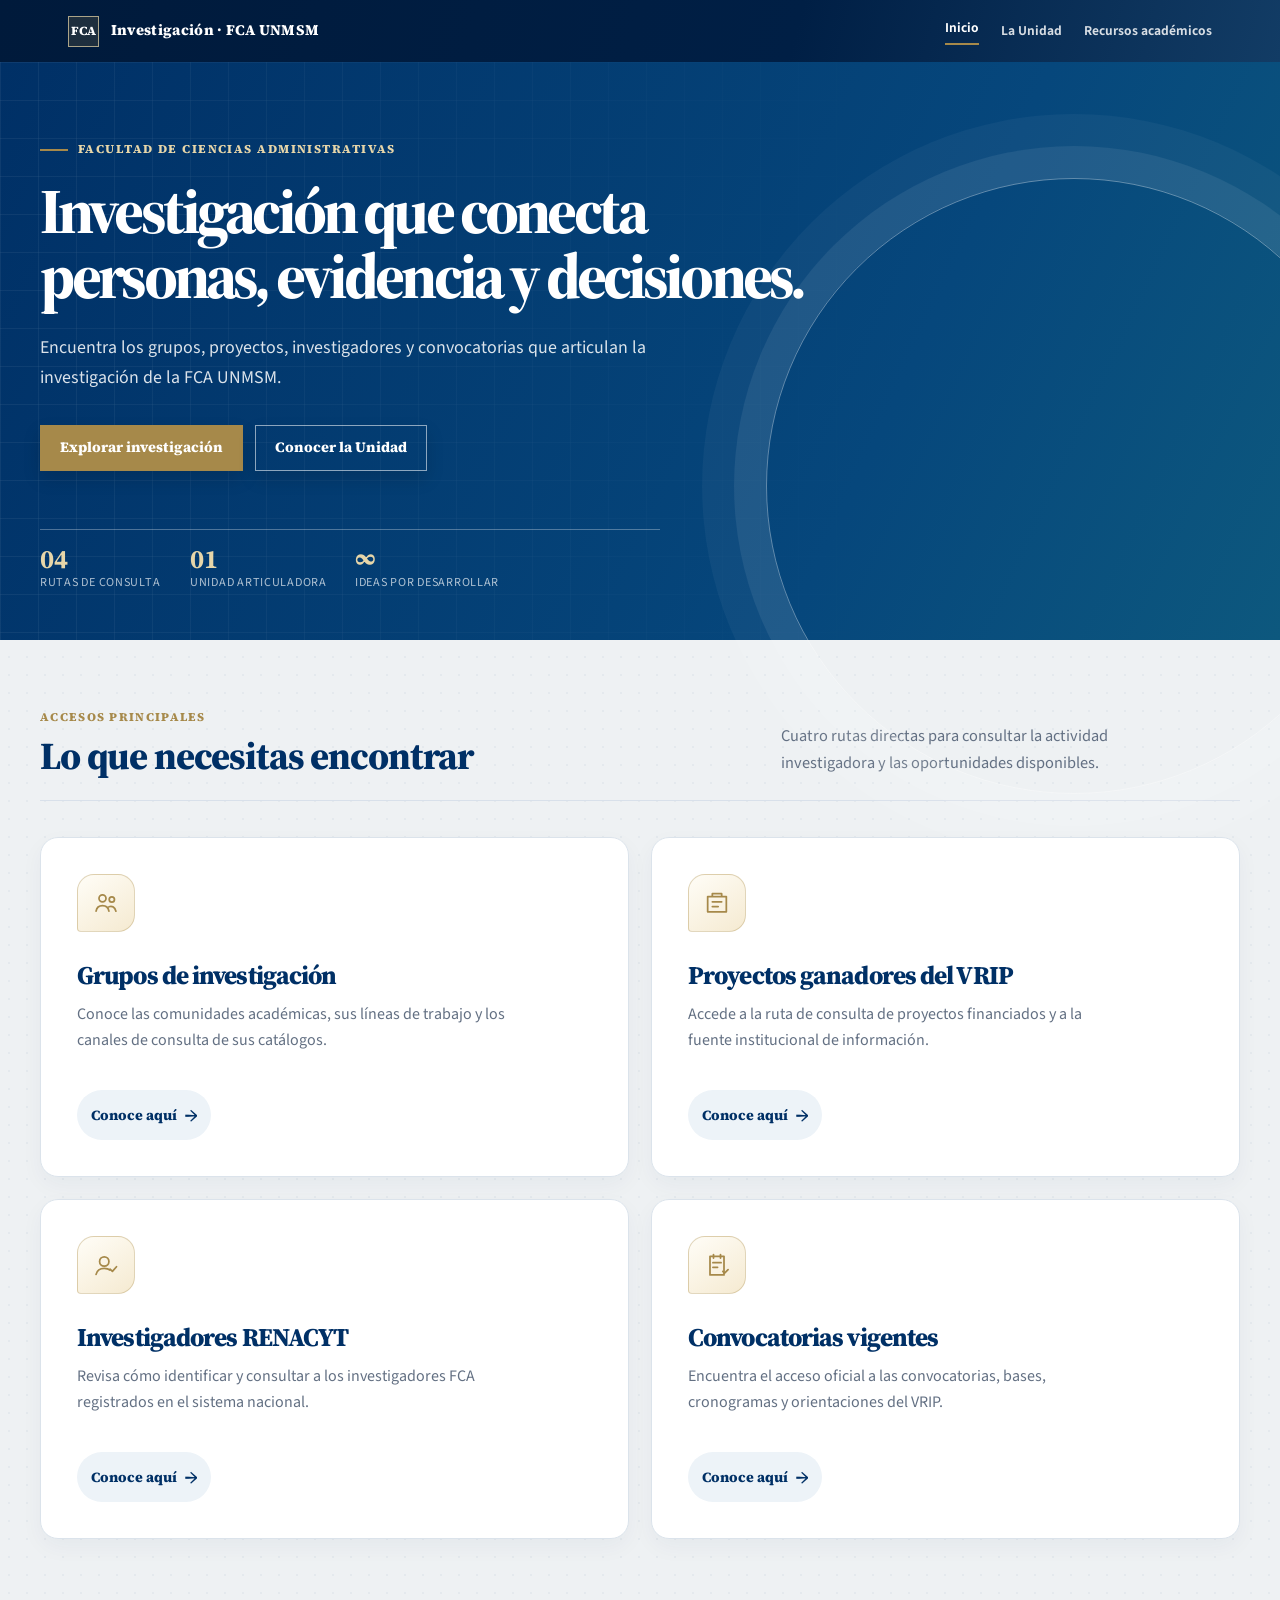
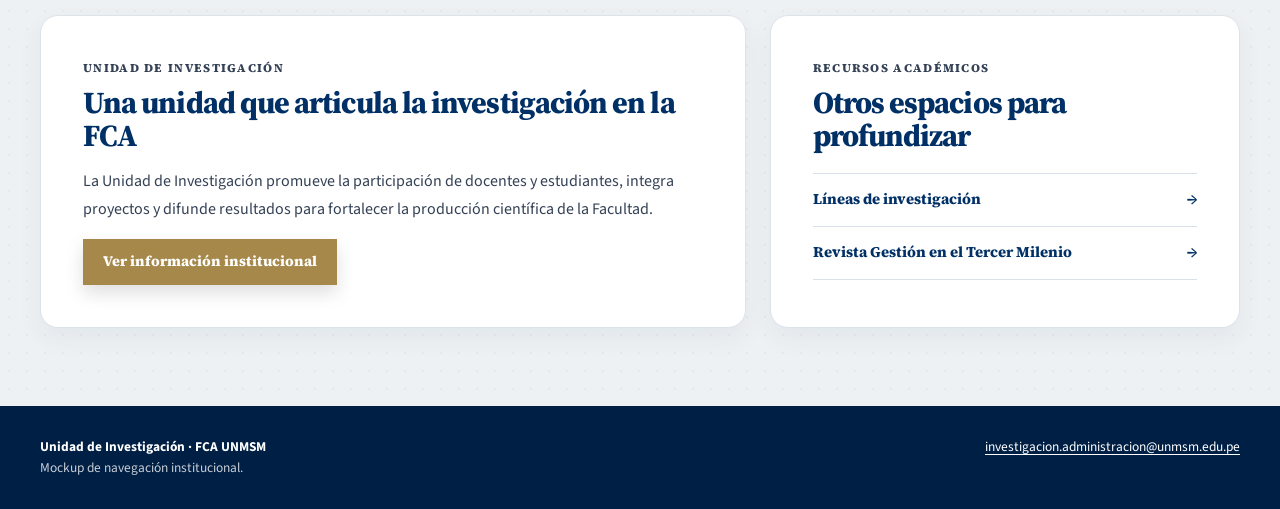
<file: index.html>
<!doctype html>
<html lang="es">
	<head>
		<meta charset="UTF-8" />
		<meta name="viewport" content="width=device-width, initial-scale=1.0" />
		<meta
			name="description"
			content="Portal de investigación de la Facultad de Ciencias Administrativas de la UNMSM."
		/>
		<title>Investigación | FCA UNMSM</title>
		<link rel="stylesheet" href="investigacion-mock.css" />
	</head>
	<body>
		<div class="research-shell">
			<header class="research-topbar">
				<div class="research-topbar-inner">
					<a
						class="research-brand"
						href="unidad-investigacion-elementor.html"
						aria-label="Inicio de Investigación FCA"
					>
						<span class="research-brand-mark" aria-hidden="true"
							>FCA</span
						>
						<span>Investigación · FCA UNMSM</span>
					</a>
					<nav class="research-nav" aria-label="Navegación principal">
						<a
							href="unidad-investigacion-elementor.html"
							aria-current="page"
							>Inicio</a
						>
						<a href="la-unidad.html">La Unidad</a>
						<a href="recursos-academicos.html"
							>Recursos académicos</a
						>
					</nav>
				</div>
			</header>

			<main>
				<section
					class="research-hero"
					aria-labelledby="titulo-principal"
				>
					<div class="research-hero-inner">
						<p class="research-kicker">
							Facultad de Ciencias Administrativas
						</p>
						<h1 id="titulo-principal">
							Investigación que conecta personas, evidencia y
							decisiones.
						</h1>
						<p>
							Encuentra los grupos, proyectos, investigadores y
							convocatorias que articulan la investigación de la
							FCA UNMSM.
						</p>
						<div class="research-hero-actions">
							<a
								class="research-button"
								href="#accesos-principales"
								>Explorar investigación</a
							>
							<a
								class="research-button research-button--outline"
								href="la-unidad.html"
								>Conocer la Unidad</a
							>
						</div>
						<div class="research-hero-metrics" aria-label="Datos de investigación">
							<div><strong>04</strong><span>rutas de consulta</span></div>
							<div><strong>01</strong><span>unidad articuladora</span></div>
						<div><strong>∞</strong><span>ideas por desarrollar</span></div>
						</div>
					</div>
				</section>

				<div class="research-main">
					<section
						class="research-section"
						id="accesos-principales"
						aria-labelledby="titulo-accesos"
					>
						<div class="research-section-heading">
							<div>
								<p class="research-eyebrow">
									Accesos principales
								</p>
								<h2 id="titulo-accesos">
									Lo que necesitas encontrar
								</h2>
							</div>
							<p>
								Cuatro rutas directas para consultar la
								actividad investigadora y las oportunidades
								disponibles.
							</p>
						</div>

						<div class="research-hub-grid">
							<a
								class="research-hub-card"
								href="grupos-investigacion.html"
							>
								<span class="research-card-icon" aria-hidden="true">
									<svg viewBox="0 0 24 24" fill="none"><circle cx="9" cy="8" r="3"/><circle cx="17" cy="9" r="2.25"/><path d="M3.5 19c.5-3.1 2.3-4.7 5.5-4.7s5 1.6 5.5 4.7M14.5 15.2c2.9-.9 5.1.4 6 3.8"/></svg>
								</span>
								<h3>Grupos de investigación</h3>
								<p>
									Conoce las comunidades académicas, sus
									líneas de trabajo y los canales de consulta
									de sus catálogos.
								</p>
								<span class="research-card-link"
									>Conoce aquí</span
								>
							</a>
							<a
								class="research-hub-card"
								href="proyectos-vrip.html"
							>
								<span class="research-card-icon" aria-hidden="true">
									<svg viewBox="0 0 24 24" fill="none"><path d="M4 6.5h16v13H4zM8 6.5V4h8v2.5M8 11h8M8 15h5"/></svg>
								</span>
								<h3>Proyectos ganadores del VRIP</h3>
								<p>
									Accede a la ruta de consulta de proyectos
									financiados y a la fuente institucional de
									información.
								</p>
								<span class="research-card-link"
									>Conoce aquí</span
								>
							</a>
							<a
								class="research-hub-card"
								href="investigadores-renacyt.html"
							>
								<span class="research-card-icon" aria-hidden="true">
									<svg viewBox="0 0 24 24" fill="none"><circle cx="10.5" cy="9" r="4"/><path d="M3.5 20c.8-3.4 3.1-5.2 7-5.2 2.1 0 3.7.5 4.9 1.5M15.5 15.5l2 2 3.5-4"/></svg>
								</span>
								<h3>Investigadores RENACYT</h3>
								<p>
									Revisa cómo identificar y consultar a los
									investigadores FCA registrados en el sistema
									nacional.
								</p>
								<span class="research-card-link"
									>Conoce aquí</span
								>
							</a>
							<a
								class="research-hub-card"
								href="convocatorias-vigentes.html"
							>
								<span class="research-card-icon" aria-hidden="true">
									<svg viewBox="0 0 24 24" fill="none"><path d="M6 4.5h12v16H6zM9 3v3M15 3v3M8.5 10h7M8.5 14h4"/><path d="M17 17.5l1.5 1.5 3-3"/></svg>
								</span>
								<h3>Convocatorias vigentes</h3>
								<p>
									Encuentra el acceso oficial a las
									convocatorias, bases, cronogramas y
									orientaciones del VRIP.
								</p>
								<span class="research-card-link"
									>Conoce aquí</span
								>
							</a>
						</div>
					</section>

					<section
						class="research-duo"
						aria-label="Información complementaria"
					>
						<article class="research-panel">
							<p class="research-eyebrow">
								Unidad de Investigación
							</p>
							<h2>
								Una unidad que articula la investigación en la
								FCA
							</h2>
							<p>
								La Unidad de Investigación promueve la
								participación de docentes y estudiantes, integra
								proyectos y difunde resultados para fortalecer
								la producción científica de la Facultad.
							</p>
							<a class="research-button" href="la-unidad.html"
								>Ver información institucional</a
							>
						</article>
						<aside class="research-panel">
							<p class="research-eyebrow">Recursos académicos</p>
							<h2>Otros espacios para profundizar</h2>
							<div class="research-link-list">
								<a href="recursos-academicos.html#lineas"
									>Líneas de investigación</a
								>
								<a href="recursos-academicos.html#revista"
									>Revista Gestión en el Tercer Milenio</a
								>
							</div>
						</aside>
					</section>
				</div>
			</main>

			<footer class="research-footer">
				<div class="research-footer-inner">
					<div>
						<strong>Unidad de Investigación · FCA UNMSM</strong
						><br />Mockup de navegación institucional.
					</div>
					<div>
						<a
							href="mailto:investigacion.administracion@unmsm.edu.pe"
							>investigacion.administracion@unmsm.edu.pe</a
						>
					</div>
				</div>
			</footer>
		</div>
	</body>
</html>
</file>
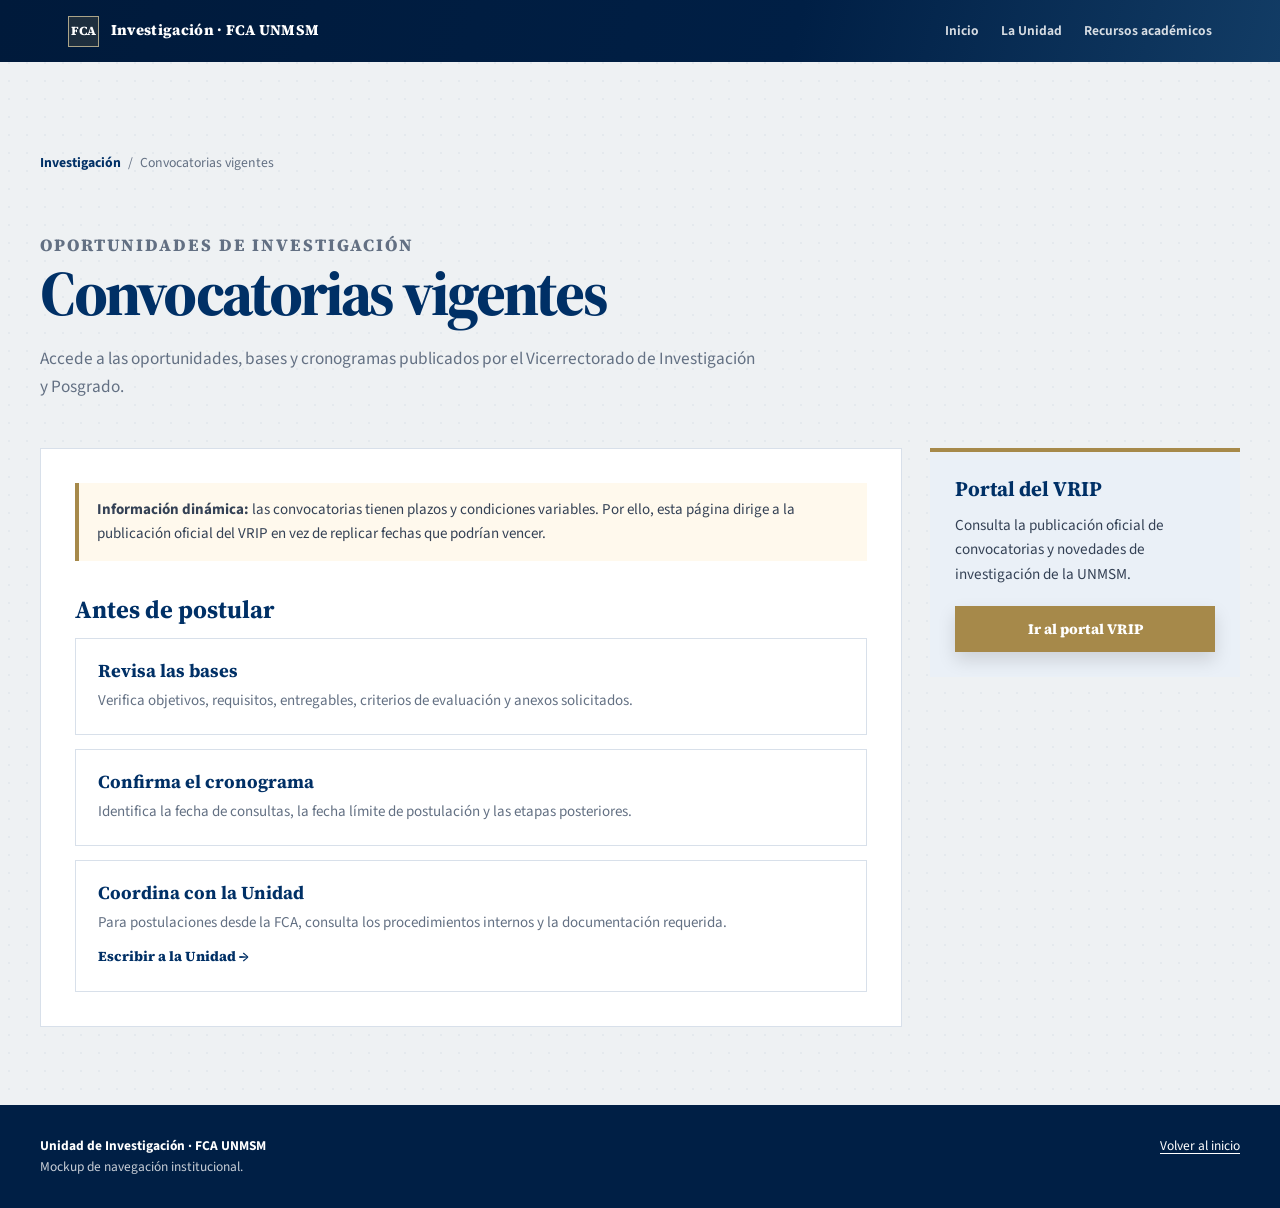
<file: convocatorias-vigentes.html>
<!DOCTYPE html>
<html lang="es">
<head>
    <meta charset="UTF-8">
    <meta name="viewport" content="width=device-width, initial-scale=1.0">
    <meta name="description" content="Acceso a convocatorias vigentes del VRIP UNMSM.">
    <title>Convocatorias vigentes | FCA UNMSM</title>
    <link rel="stylesheet" href="investigacion-mock.css">
</head>
<body>
<div class="research-shell">
    <header class="research-topbar"><div class="research-topbar-inner">
        <a class="research-brand" href="unidad-investigacion-elementor.html"><span class="research-brand-mark" aria-hidden="true">FCA</span><span>Investigación · FCA UNMSM</span></a>
        <nav class="research-nav" aria-label="Navegación principal"><a href="unidad-investigacion-elementor.html">Inicio</a><a href="la-unidad.html">La Unidad</a><a href="recursos-academicos.html">Recursos académicos</a></nav>
    </div></header>
    <main class="research-main">
        <nav class="research-breadcrumb" aria-label="Migas de pan"><a href="unidad-investigacion-elementor.html">Investigación</a><span>/</span>Convocatorias vigentes</nav>
        <header class="research-page-title"><p class="research-eyebrow">Oportunidades de investigación</p><h1>Convocatorias vigentes</h1><p>Accede a las oportunidades, bases y cronogramas publicados por el Vicerrectorado de Investigación y Posgrado.</p></header>
        <div class="research-content-grid">
            <section class="research-content">
                <p class="research-notice"><strong>Información dinámica:</strong> las convocatorias tienen plazos y condiciones variables. Por ello, esta página dirige a la publicación oficial del VRIP en vez de replicar fechas que podrían vencer.</p>
                <h2>Antes de postular</h2>
                <div class="research-record-list">
                    <article class="research-record"><h3>Revisa las bases</h3><p>Verifica objetivos, requisitos, entregables, criterios de evaluación y anexos solicitados.</p></article>
                    <article class="research-record"><h3>Confirma el cronograma</h3><p>Identifica la fecha de consultas, la fecha límite de postulación y las etapas posteriores.</p></article>
                    <article class="research-record"><h3>Coordina con la Unidad</h3><p>Para postulaciones desde la FCA, consulta los procedimientos internos y la documentación requerida.</p><a href="mailto:investigacion.administracion@unmsm.edu.pe?subject=Consulta%20sobre%20convocatorias%20VRIP">Escribir a la Unidad →</a></article>
                </div>
            </section>
            <aside class="research-aside"><h2>Portal del VRIP</h2><p>Consulta la publicación oficial de convocatorias y novedades de investigación de la UNMSM.</p><a class="research-button" href="https://vrip.unmsm.edu.pe/" target="_blank" rel="noopener">Ir al portal VRIP</a></aside>
        </div>
    </main>
    <footer class="research-footer"><div class="research-footer-inner"><div><strong>Unidad de Investigación · FCA UNMSM</strong><br>Mockup de navegación institucional.</div><div><a href="unidad-investigacion-elementor.html">Volver al inicio</a></div></div></footer>
</div>
</body>
</html>
</file>
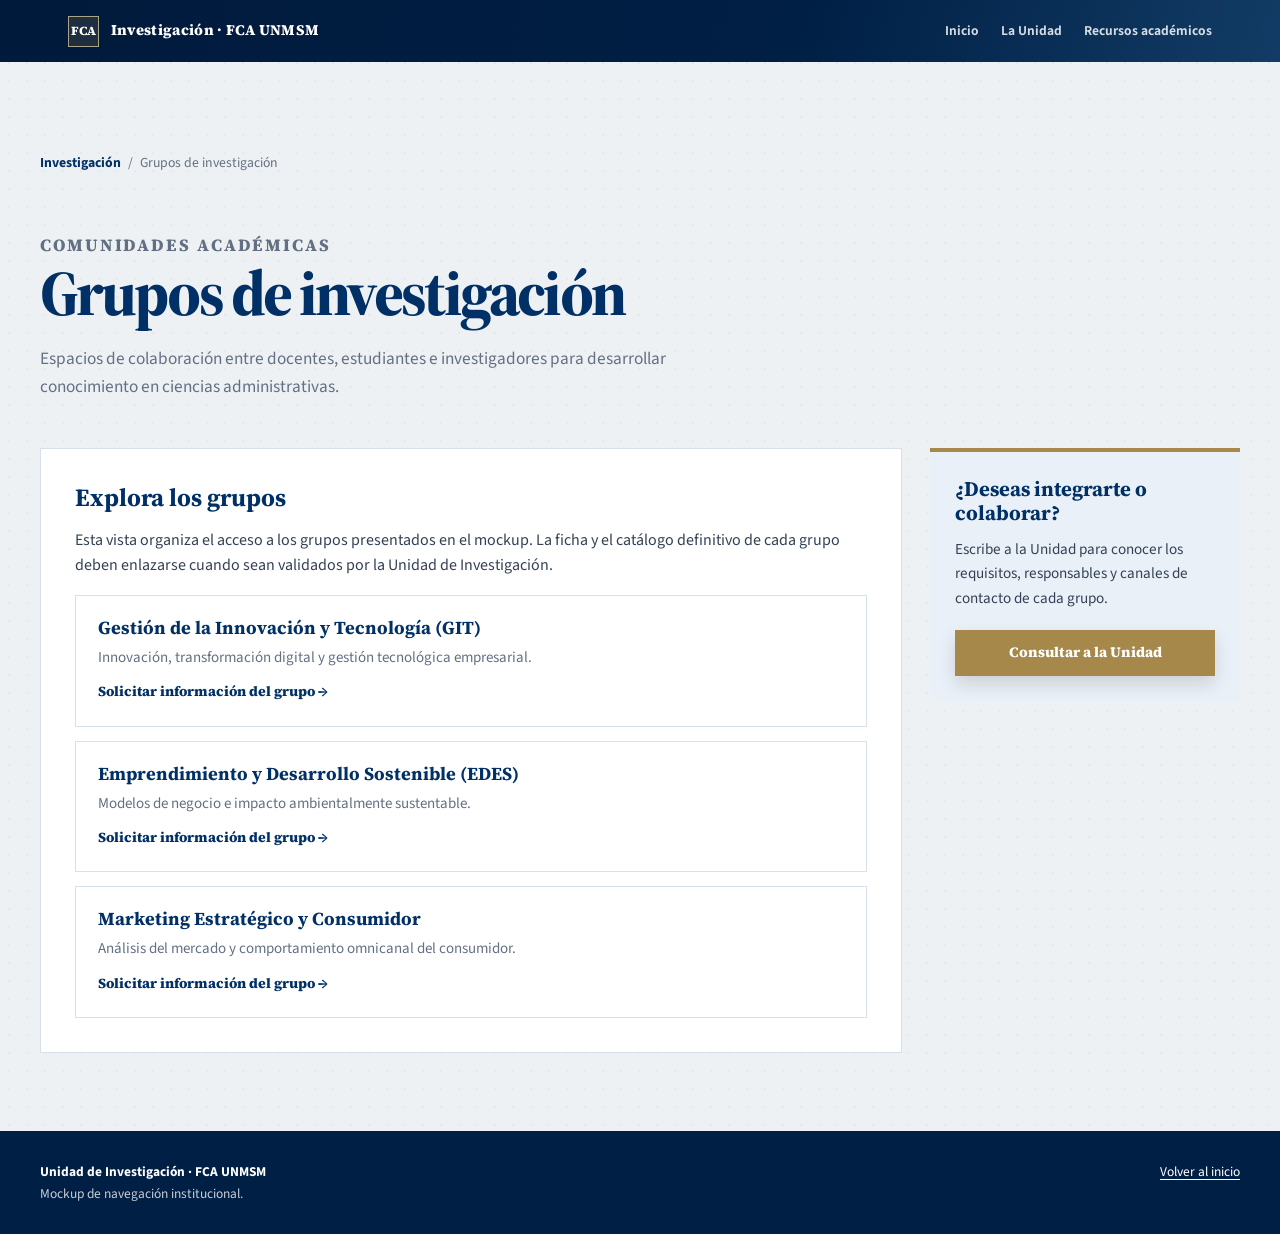
<file: grupos-investigacion.html>
<!DOCTYPE html>
<html lang="es">
<head>
    <meta charset="UTF-8">
    <meta name="viewport" content="width=device-width, initial-scale=1.0">
    <meta name="description" content="Grupos de investigación de la FCA UNMSM.">
    <title>Grupos de investigación | FCA UNMSM</title>
    <link rel="stylesheet" href="investigacion-mock.css">
</head>
<body>
<div class="research-shell">
    <header class="research-topbar"><div class="research-topbar-inner">
        <a class="research-brand" href="unidad-investigacion-elementor.html"><span class="research-brand-mark" aria-hidden="true">FCA</span><span>Investigación · FCA UNMSM</span></a>
        <nav class="research-nav" aria-label="Navegación principal"><a href="unidad-investigacion-elementor.html">Inicio</a><a href="la-unidad.html">La Unidad</a><a href="recursos-academicos.html">Recursos académicos</a></nav>
    </div></header>
    <main class="research-main">
        <nav class="research-breadcrumb" aria-label="Migas de pan"><a href="unidad-investigacion-elementor.html">Investigación</a><span>/</span>Grupos de investigación</nav>
        <header class="research-page-title"><p class="research-eyebrow">Comunidades académicas</p><h1>Grupos de investigación</h1><p>Espacios de colaboración entre docentes, estudiantes e investigadores para desarrollar conocimiento en ciencias administrativas.</p></header>
        <div class="research-content-grid">
            <section class="research-content" aria-labelledby="titulo-grupos">
                <h2 id="titulo-grupos">Explora los grupos</h2>
                <p>Esta vista organiza el acceso a los grupos presentados en el mockup. La ficha y el catálogo definitivo de cada grupo deben enlazarse cuando sean validados por la Unidad de Investigación.</p>
                <div class="research-record-list">
                    <article class="research-record"><h3>Gestión de la Innovación y Tecnología (GIT)</h3><p>Innovación, transformación digital y gestión tecnológica empresarial.</p><a href="mailto:investigacion.administracion@unmsm.edu.pe?subject=Consulta%20sobre%20el%20grupo%20GIT">Solicitar información del grupo →</a></article>
                    <article class="research-record"><h3>Emprendimiento y Desarrollo Sostenible (EDES)</h3><p>Modelos de negocio e impacto ambientalmente sustentable.</p><a href="mailto:investigacion.administracion@unmsm.edu.pe?subject=Consulta%20sobre%20el%20grupo%20EDES">Solicitar información del grupo →</a></article>
                    <article class="research-record"><h3>Marketing Estratégico y Consumidor</h3><p>Análisis del mercado y comportamiento omnicanal del consumidor.</p><a href="mailto:investigacion.administracion@unmsm.edu.pe?subject=Consulta%20sobre%20el%20grupo%20Marketing">Solicitar información del grupo →</a></article>
                </div>
            </section>
            <aside class="research-aside"><h2>¿Deseas integrarte o colaborar?</h2><p>Escribe a la Unidad para conocer los requisitos, responsables y canales de contacto de cada grupo.</p><a class="research-button" href="mailto:investigacion.administracion@unmsm.edu.pe?subject=Consulta%20sobre%20grupos%20de%20investigaci%C3%B3n">Consultar a la Unidad</a></aside>
        </div>
    </main>
    <footer class="research-footer"><div class="research-footer-inner"><div><strong>Unidad de Investigación · FCA UNMSM</strong><br>Mockup de navegación institucional.</div><div><a href="unidad-investigacion-elementor.html">Volver al inicio</a></div></div></footer>
</div>
</body>
</html>
</file>
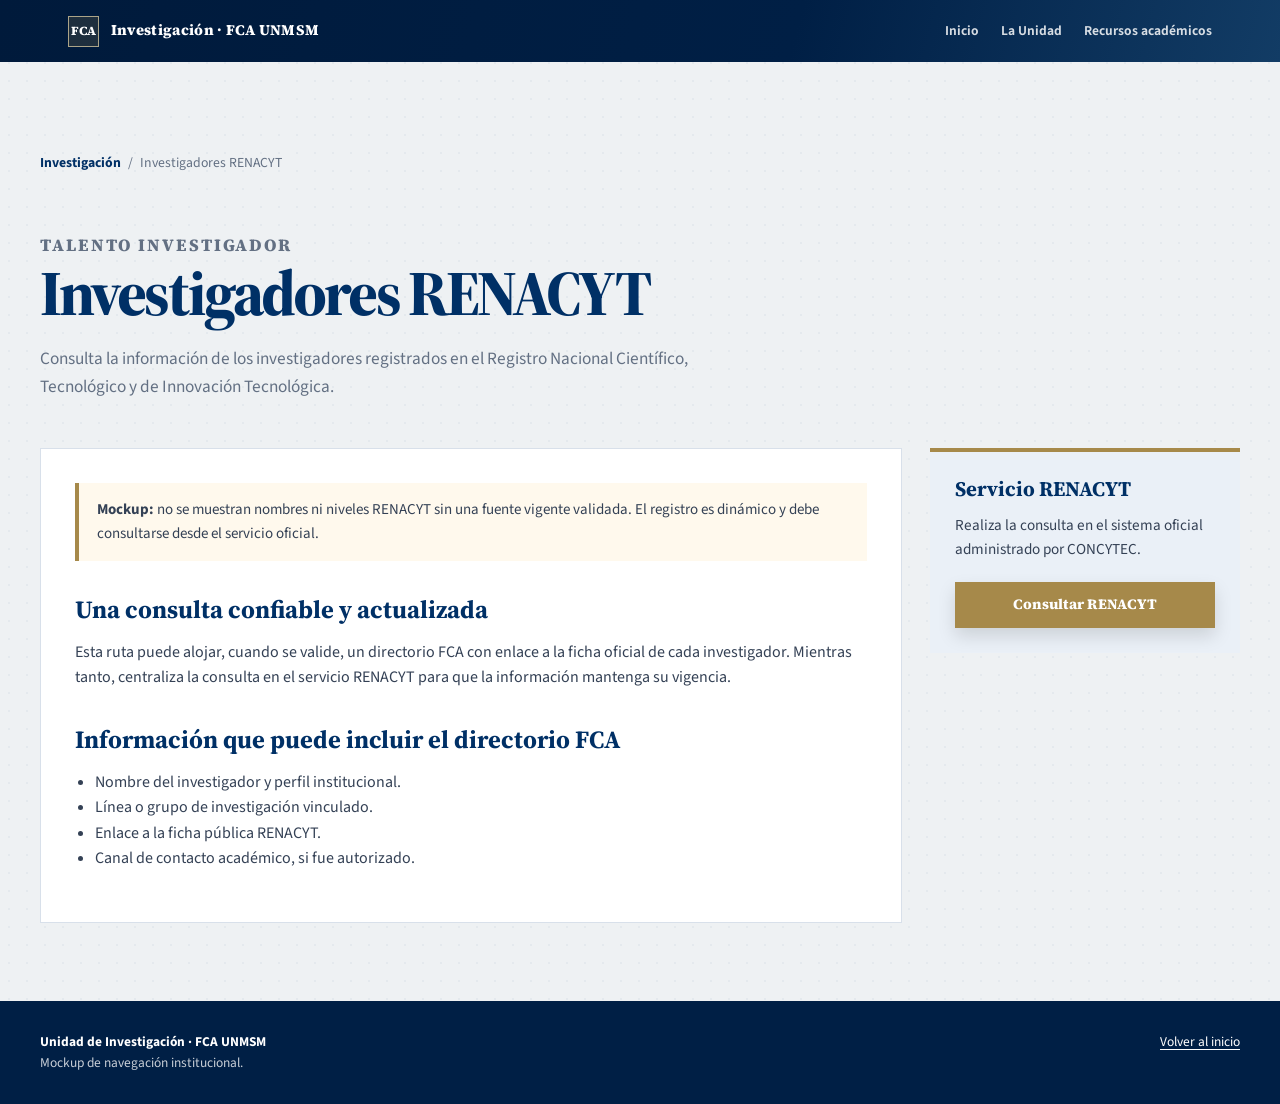
<file: investigadores-renacyt.html>
<!DOCTYPE html>
<html lang="es">
<head>
    <meta charset="UTF-8">
    <meta name="viewport" content="width=device-width, initial-scale=1.0">
    <meta name="description" content="Consulta de investigadores RENACYT de la FCA UNMSM.">
    <title>Investigadores RENACYT | FCA UNMSM</title>
    <link rel="stylesheet" href="investigacion-mock.css">
</head>
<body>
<div class="research-shell">
    <header class="research-topbar"><div class="research-topbar-inner">
        <a class="research-brand" href="unidad-investigacion-elementor.html"><span class="research-brand-mark" aria-hidden="true">FCA</span><span>Investigación · FCA UNMSM</span></a>
        <nav class="research-nav" aria-label="Navegación principal"><a href="unidad-investigacion-elementor.html">Inicio</a><a href="la-unidad.html">La Unidad</a><a href="recursos-academicos.html">Recursos académicos</a></nav>
    </div></header>
    <main class="research-main">
        <nav class="research-breadcrumb" aria-label="Migas de pan"><a href="unidad-investigacion-elementor.html">Investigación</a><span>/</span>Investigadores RENACYT</nav>
        <header class="research-page-title"><p class="research-eyebrow">Talento investigador</p><h1>Investigadores RENACYT</h1><p>Consulta la información de los investigadores registrados en el Registro Nacional Científico, Tecnológico y de Innovación Tecnológica.</p></header>
        <div class="research-content-grid">
            <section class="research-content">
                <p class="research-notice"><strong>Mockup:</strong> no se muestran nombres ni niveles RENACYT sin una fuente vigente validada. El registro es dinámico y debe consultarse desde el servicio oficial.</p>
                <h2>Una consulta confiable y actualizada</h2>
                <p>Esta ruta puede alojar, cuando se valide, un directorio FCA con enlace a la ficha oficial de cada investigador. Mientras tanto, centraliza la consulta en el servicio RENACYT para que la información mantenga su vigencia.</p>
                <h2>Información que puede incluir el directorio FCA</h2>
                <ul>
                    <li>Nombre del investigador y perfil institucional.</li>
                    <li>Línea o grupo de investigación vinculado.</li>
                    <li>Enlace a la ficha pública RENACYT.</li>
                    <li>Canal de contacto académico, si fue autorizado.</li>
                </ul>
            </section>
            <aside class="research-aside"><h2>Servicio RENACYT</h2><p>Realiza la consulta en el sistema oficial administrado por CONCYTEC.</p><a class="research-button" href="https://servicio-renacyt.concytec.gob.pe/" target="_blank" rel="noopener">Consultar RENACYT</a></aside>
        </div>
    </main>
    <footer class="research-footer"><div class="research-footer-inner"><div><strong>Unidad de Investigación · FCA UNMSM</strong><br>Mockup de navegación institucional.</div><div><a href="unidad-investigacion-elementor.html">Volver al inicio</a></div></div></footer>
</div>
</body>
</html>
</file>
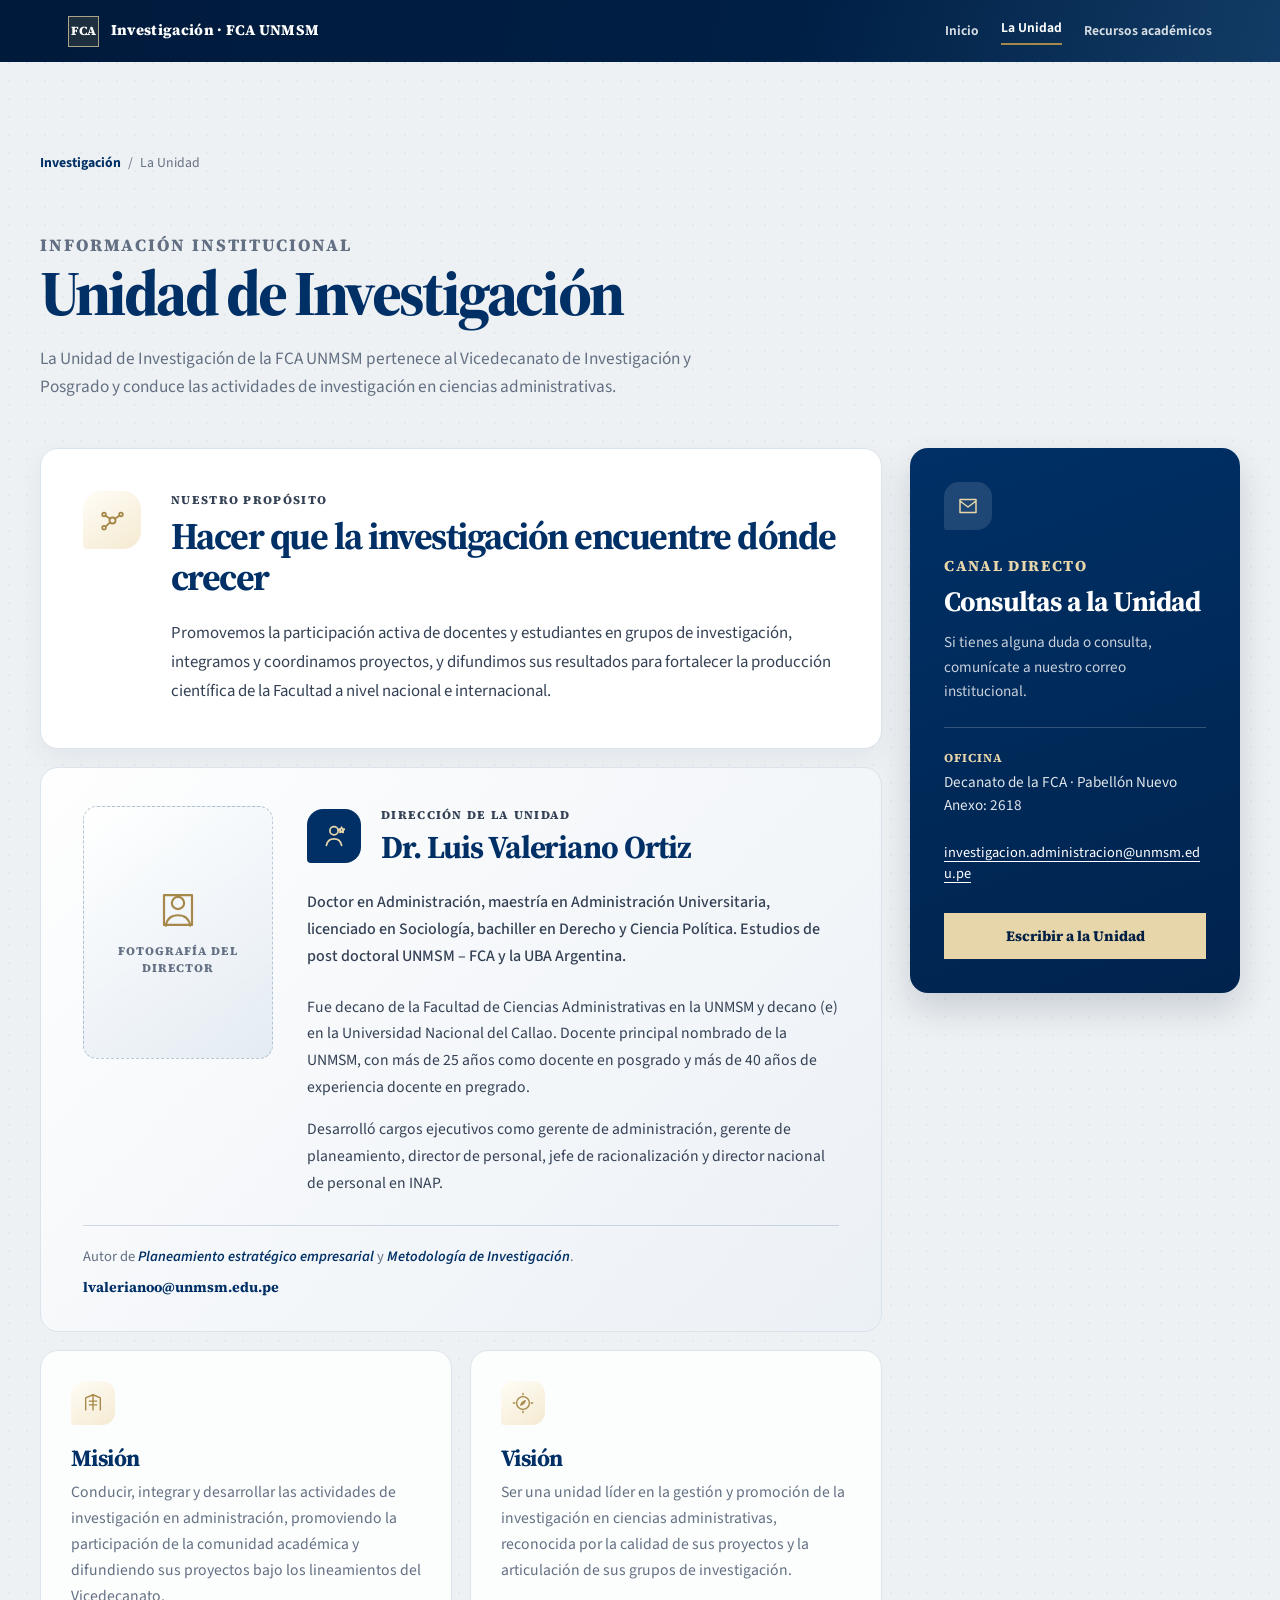
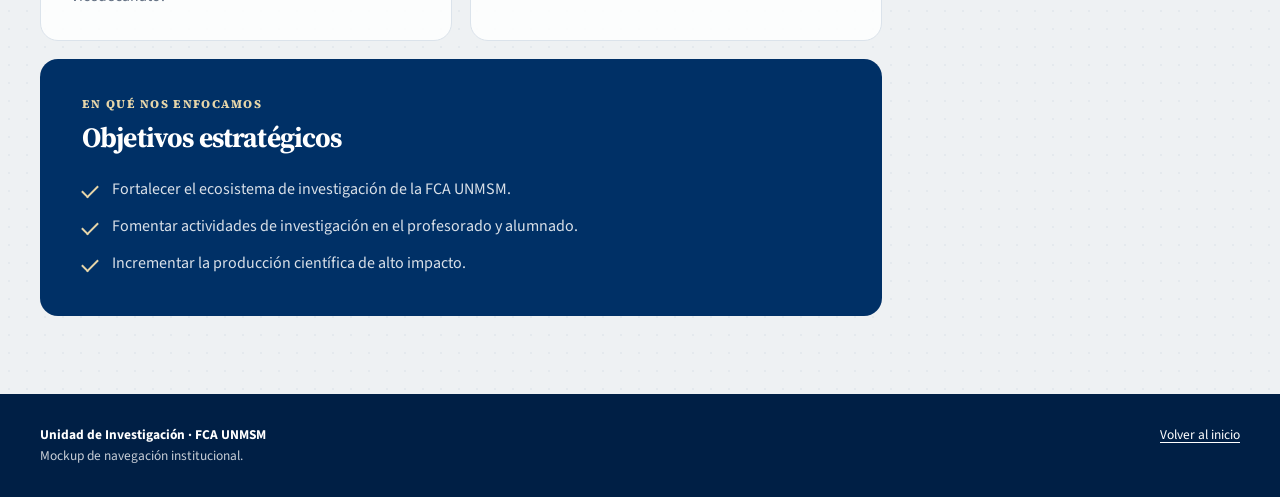
<file: la-unidad.html>
<!DOCTYPE html>
<html lang="es">
<head>
    <meta charset="UTF-8">
    <meta name="viewport" content="width=device-width, initial-scale=1.0">
    <meta name="description" content="Información institucional de la Unidad de Investigación FCA UNMSM.">
    <title>La Unidad de Investigación | FCA UNMSM</title>
    <link rel="stylesheet" href="investigacion-mock.css">
</head>
<body>
<div class="research-shell">
    <header class="research-topbar"><div class="research-topbar-inner">
        <a class="research-brand" href="unidad-investigacion-elementor.html"><span class="research-brand-mark" aria-hidden="true">FCA</span><span>Investigación · FCA UNMSM</span></a>
        <nav class="research-nav" aria-label="Navegación principal"><a href="unidad-investigacion-elementor.html">Inicio</a><a href="la-unidad.html" aria-current="page">La Unidad</a><a href="recursos-academicos.html">Recursos académicos</a></nav>
    </div></header>
    <main class="research-main research-unit-page">
        <nav class="research-breadcrumb" aria-label="Migas de pan"><a href="unidad-investigacion-elementor.html">Investigación</a><span>/</span>La Unidad</nav>
        <header class="research-page-title"><p class="research-eyebrow">Información institucional</p><h1>Unidad de Investigación</h1><p>La Unidad de Investigación de la FCA UNMSM pertenece al Vicedecanato de Investigación y Posgrado y conduce las actividades de investigación en ciencias administrativas.</p></header>
        <div class="research-content-grid research-unit-layout">
            <section class="research-content research-unit-content" aria-label="Identidad de la Unidad">
                <div class="research-unit-purpose">
                    <span class="research-unit-icon" aria-hidden="true"><svg viewBox="0 0 24 24" fill="none"><circle cx="12" cy="12" r="2.5"/><circle cx="5" cy="7" r="1.5"/><circle cx="19" cy="7" r="1.5"/><circle cx="5" cy="18" r="1.5"/><path d="M10 10.5 6.3 8M14 10.5 17.7 8M10 13.5 6.3 17.1"/></svg></span>
                    <div><p class="research-eyebrow">Nuestro propósito</p><h2>Hacer que la investigación encuentre dónde crecer</h2></div>
                    <p>Promovemos la participación activa de docentes y estudiantes en grupos de investigación, integramos y coordinamos proyectos, y difundimos sus resultados para fortalecer la producción científica de la Facultad a nivel nacional e internacional.</p>
                </div>
                <section class="research-director" aria-labelledby="director-titulo">
                    <figure class="research-director-photo" aria-label="Espacio reservado para la fotografía del director">
                        <svg viewBox="0 0 24 24" fill="none" aria-hidden="true"><circle cx="12" cy="8" r="3.5"/><path d="M5 21c.7-4 3.1-6 7-6s6.3 2 7 6"/><path d="M4 3.5h16v17H4z"/></svg>
                        <figcaption>Fotografía del director</figcaption>
                    </figure>
                    <div class="research-director-heading">
                        <span class="research-unit-icon research-unit-icon--director" aria-hidden="true"><svg viewBox="0 0 24 24" fill="none"><circle cx="12" cy="7.5" r="3.5"/><path d="M5.5 20c.7-3.7 2.9-5.6 6.5-5.6s5.8 1.9 6.5 5.6M18.5 4.5l.7 1.5 1.6.2-1.2 1.1.3 1.6-1.4-.8-1.4.8.3-1.6-1.2-1.1 1.6-.2.7-1.5Z"/></svg></span>
                        <div><p class="research-eyebrow">Dirección de la Unidad</p><h2 id="director-titulo">Dr. Luis Valeriano Ortiz</h2></div>
                    </div>
                    <p class="research-director-credentials">Doctor en Administración, maestría en Administración Universitaria, licenciado en Sociología, bachiller en Derecho y Ciencia Política. Estudios de post doctoral UNMSM – FCA y la UBA Argentina.</p>
                    <div class="research-director-bio">
                        <p>Fue decano de la Facultad de Ciencias Administrativas en la UNMSM y decano (e) en la Universidad Nacional del Callao. Docente principal nombrado de la UNMSM, con más de 25 años como docente en posgrado y más de 40 años de experiencia docente en pregrado.</p>
                        <p>Desarrolló cargos ejecutivos como gerente de administración, gerente de planeamiento, director de personal, jefe de racionalización y director nacional de personal en INAP.</p>
                    </div>
                    <div class="research-director-footer"><span>Autor de <em>Planeamiento estratégico empresarial</em> y <em>Metodología de Investigación</em>.</span><a href="mailto:lvalerianoo@unmsm.edu.pe">lvalerianoo@unmsm.edu.pe</a></div>
                </section>
                <div class="research-unit-principles">
                    <article class="research-unit-principle">
                        <span class="research-unit-icon research-unit-icon--small" aria-hidden="true"><svg viewBox="0 0 24 24" fill="none"><path d="M4 19.5V6.5L12 3l8 3.5v13M8 10h8M8 14h8M12 3v16.5"/></svg></span>
                        <h2>Misión</h2>
                        <p>Conducir, integrar y desarrollar las actividades de investigación en administración, promoviendo la participación de la comunidad académica y difundiendo sus proyectos bajo los lineamientos del Vicedecanato.</p>
                    </article>
                    <article class="research-unit-principle">
                        <span class="research-unit-icon research-unit-icon--small" aria-hidden="true"><svg viewBox="0 0 24 24" fill="none"><circle cx="12" cy="12" r="7"/><path d="m14.5 9.5-1.7 3-3.3 1.8 1.7-3 3.3-1.8ZM12 3V1.5M21 12h1.5M12 21v1.5M3 12H1.5"/></svg></span>
                        <h2>Visión</h2>
                        <p>Ser una unidad líder en la gestión y promoción de la investigación en ciencias administrativas, reconocida por la calidad de sus proyectos y la articulación de sus grupos de investigación.</p>
                    </article>
                </div>
                <section class="research-unit-objectives" aria-labelledby="objetivos-titulo">
                    <p class="research-eyebrow">En qué nos enfocamos</p>
                    <h2 id="objetivos-titulo">Objetivos estratégicos</h2>
                    <ul>
                        <li>Fortalecer el ecosistema de investigación de la FCA UNMSM.</li>
                        <li>Fomentar actividades de investigación en el profesorado y alumnado.</li>
                        <li>Incrementar la producción científica de alto impacto.</li>
                    </ul>
                </section>
            </section>
            <aside class="research-aside research-unit-contact">
                <span class="research-unit-icon research-unit-icon--contact" aria-hidden="true"><svg viewBox="0 0 24 24" fill="none"><path d="M4 5.5h16v13H4zM4 7l8 6 8-6"/></svg></span>
                <p class="research-eyebrow">Canal directo</p><h2>Consultas a la Unidad</h2>
                <p class="research-contact-copy">Si tienes alguna duda o consulta, comunícate a nuestro correo institucional.</p>
                <div class="research-contact-detail"><strong>Oficina</strong><span>Decanato de la FCA · Pabellón Nuevo<br>Anexo: 2618</span></div>
                <a class="research-contact-email" href="mailto:investigacion.administracion@unmsm.edu.pe">investigacion.administracion@unmsm.edu.pe</a>
                <a class="research-button" href="mailto:investigacion.administracion@unmsm.edu.pe?subject=Consulta%20a%20la%20Unidad%20de%20Investigaci%C3%B3n">Escribir a la Unidad</a>
            </aside>
        </div>
    </main>
    <footer class="research-footer"><div class="research-footer-inner"><div><strong>Unidad de Investigación · FCA UNMSM</strong><br>Mockup de navegación institucional.</div><div><a href="unidad-investigacion-elementor.html">Volver al inicio</a></div></div></footer>
</div>
</body>
</html>
</file>
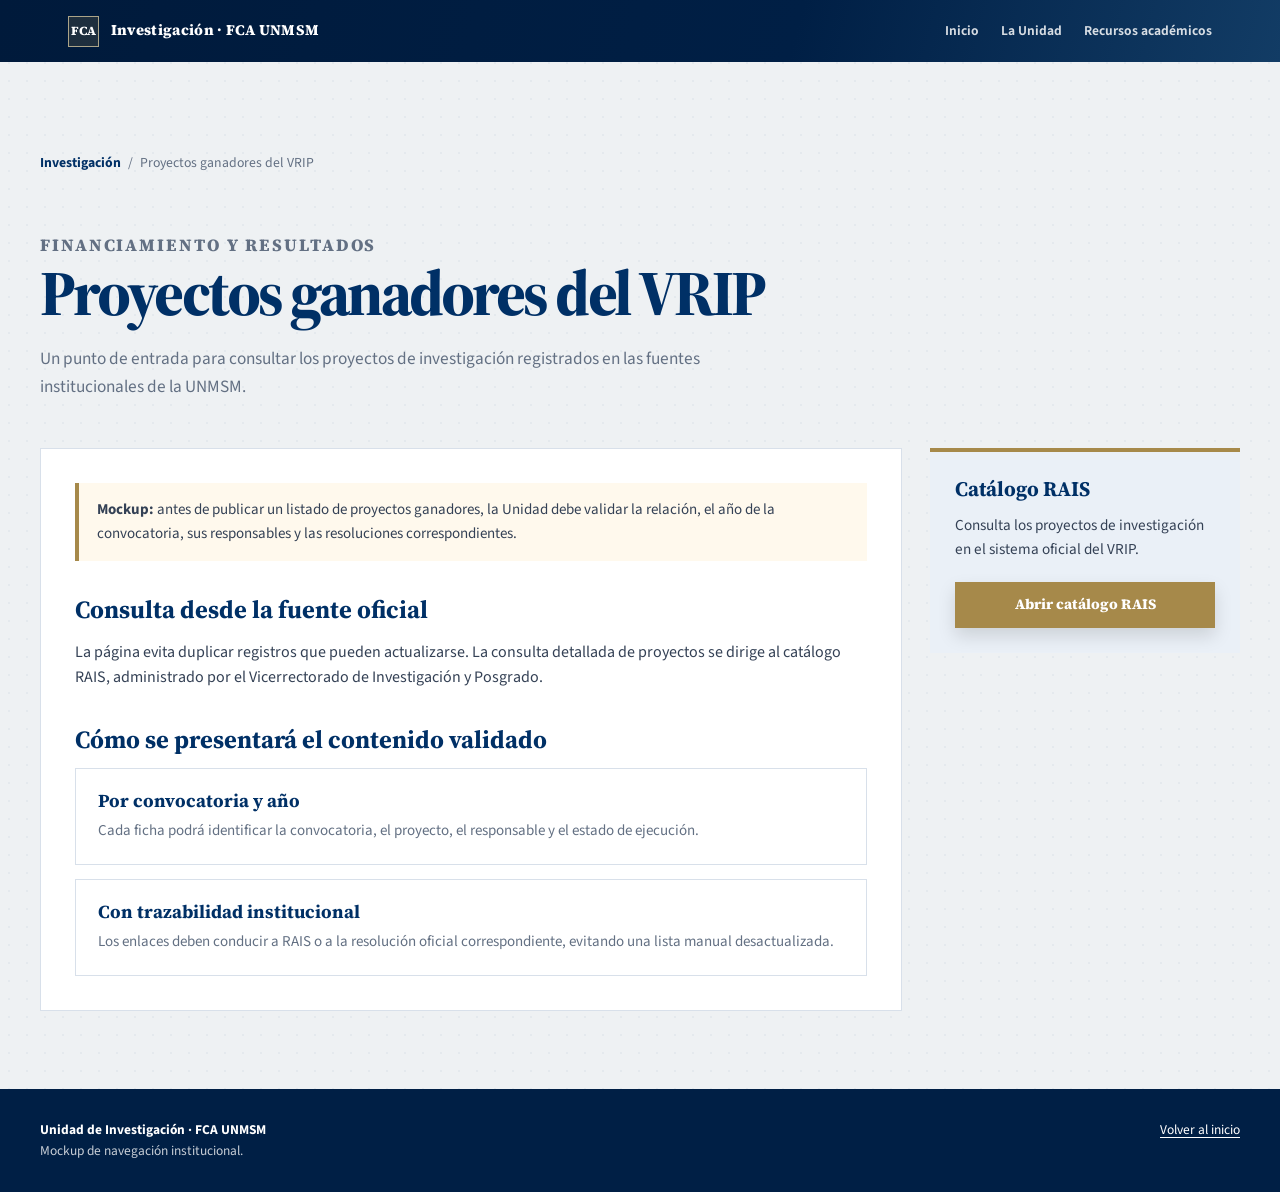
<file: proyectos-vrip.html>
<!DOCTYPE html>
<html lang="es">
<head>
    <meta charset="UTF-8">
    <meta name="viewport" content="width=device-width, initial-scale=1.0">
    <meta name="description" content="Consulta de proyectos de investigación y resultados VRIP de la FCA UNMSM.">
    <title>Proyectos ganadores del VRIP | FCA UNMSM</title>
    <link rel="stylesheet" href="investigacion-mock.css">
</head>
<body>
<div class="research-shell">
    <header class="research-topbar"><div class="research-topbar-inner">
        <a class="research-brand" href="unidad-investigacion-elementor.html"><span class="research-brand-mark" aria-hidden="true">FCA</span><span>Investigación · FCA UNMSM</span></a>
        <nav class="research-nav" aria-label="Navegación principal"><a href="unidad-investigacion-elementor.html">Inicio</a><a href="la-unidad.html">La Unidad</a><a href="recursos-academicos.html">Recursos académicos</a></nav>
    </div></header>
    <main class="research-main">
        <nav class="research-breadcrumb" aria-label="Migas de pan"><a href="unidad-investigacion-elementor.html">Investigación</a><span>/</span>Proyectos ganadores del VRIP</nav>
        <header class="research-page-title"><p class="research-eyebrow">Financiamiento y resultados</p><h1>Proyectos ganadores del VRIP</h1><p>Un punto de entrada para consultar los proyectos de investigación registrados en las fuentes institucionales de la UNMSM.</p></header>
        <div class="research-content-grid">
            <section class="research-content">
                <p class="research-notice"><strong>Mockup:</strong> antes de publicar un listado de proyectos ganadores, la Unidad debe validar la relación, el año de la convocatoria, sus responsables y las resoluciones correspondientes.</p>
                <h2>Consulta desde la fuente oficial</h2>
                <p>La página evita duplicar registros que pueden actualizarse. La consulta detallada de proyectos se dirige al catálogo RAIS, administrado por el Vicerrectorado de Investigación y Posgrado.</p>
                <h2>Cómo se presentará el contenido validado</h2>
                <div class="research-record-list">
                    <article class="research-record"><h3>Por convocatoria y año</h3><p>Cada ficha podrá identificar la convocatoria, el proyecto, el responsable y el estado de ejecución.</p></article>
                    <article class="research-record"><h3>Con trazabilidad institucional</h3><p>Los enlaces deben conducir a RAIS o a la resolución oficial correspondiente, evitando una lista manual desactualizada.</p></article>
                </div>
            </section>
            <aside class="research-aside"><h2>Catálogo RAIS</h2><p>Consulta los proyectos de investigación en el sistema oficial del VRIP.</p><a class="research-button" href="https://vrip.unmsm.edu.pe/rais/proyecto.php" target="_blank" rel="noopener">Abrir catálogo RAIS</a></aside>
        </div>
    </main>
    <footer class="research-footer"><div class="research-footer-inner"><div><strong>Unidad de Investigación · FCA UNMSM</strong><br>Mockup de navegación institucional.</div><div><a href="unidad-investigacion-elementor.html">Volver al inicio</a></div></div></footer>
</div>
</body>
</html>
</file>
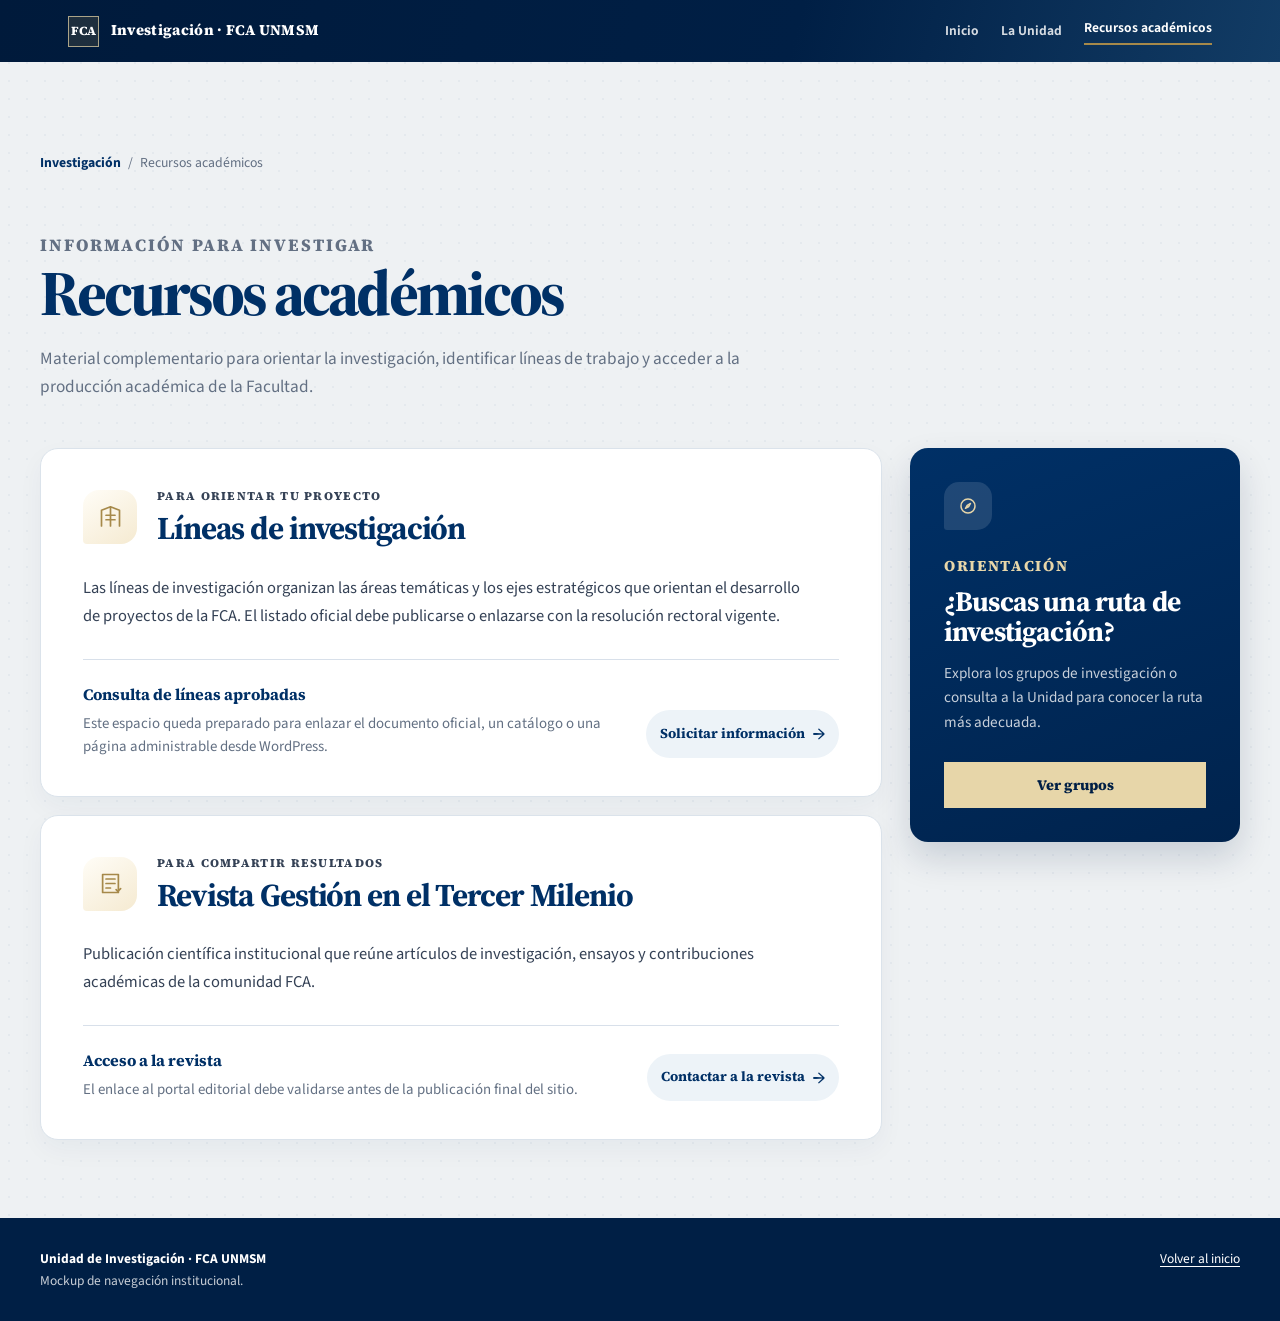
<file: recursos-academicos.html>
<!DOCTYPE html>
<html lang="es">
<head>
    <meta charset="UTF-8">
    <meta name="viewport" content="width=device-width, initial-scale=1.0">
    <meta name="description" content="Recursos académicos de investigación de la FCA UNMSM.">
    <title>Recursos académicos | FCA UNMSM</title>
    <link rel="stylesheet" href="investigacion-mock.css">
</head>
<body>
<div class="research-shell">
    <header class="research-topbar"><div class="research-topbar-inner">
        <a class="research-brand" href="unidad-investigacion-elementor.html"><span class="research-brand-mark" aria-hidden="true">FCA</span><span>Investigación · FCA UNMSM</span></a>
        <nav class="research-nav" aria-label="Navegación principal"><a href="unidad-investigacion-elementor.html">Inicio</a><a href="la-unidad.html">La Unidad</a><a href="recursos-academicos.html" aria-current="page">Recursos académicos</a></nav>
    </div></header>
    <main class="research-main research-resources-page">
        <nav class="research-breadcrumb" aria-label="Migas de pan"><a href="unidad-investigacion-elementor.html">Investigación</a><span>/</span>Recursos académicos</nav>
        <header class="research-page-title"><p class="research-eyebrow">Información para investigar</p><h1>Recursos académicos</h1><p>Material complementario para orientar la investigación, identificar líneas de trabajo y acceder a la producción académica de la Facultad.</p></header>
        <div class="research-content-grid research-resources-layout">
            <section class="research-content research-resources-content" aria-label="Recursos disponibles">
                <article class="research-resource-card" id="lineas">
                    <div class="research-resource-card-heading"><span class="research-unit-icon research-resource-icon" aria-hidden="true"><svg viewBox="0 0 24 24" fill="none"><path d="M4 19.5V5.5l8-3 8 3v14M8 10h8M8 14h8M12 2.5v17"/></svg></span><div><p class="research-eyebrow">Para orientar tu proyecto</p><h2>Líneas de investigación</h2></div></div>
                    <p class="research-resource-description">Las líneas de investigación organizan las áreas temáticas y los ejes estratégicos que orientan el desarrollo de proyectos de la FCA. El listado oficial debe publicarse o enlazarse con la resolución rectoral vigente.</p>
                    <div class="research-resource-action"><div><strong>Consulta de líneas aprobadas</strong><span>Este espacio queda preparado para enlazar el documento oficial, un catálogo o una página administrable desde WordPress.</span></div><a href="mailto:investigacion.administracion@unmsm.edu.pe?subject=Consulta%20sobre%20l%C3%ADneas%20de%20investigaci%C3%B3n">Solicitar información <span aria-hidden="true">→</span></a></div>
                </article>
                <article class="research-resource-card" id="revista">
                    <div class="research-resource-card-heading"><span class="research-unit-icon research-resource-icon" aria-hidden="true"><svg viewBox="0 0 24 24" fill="none"><path d="M5 4h14v16H5zM8 8h8M8 12h8M8 16h4"/><path d="M17 17.5 18.5 19 21 16.5"/></svg></span><div><p class="research-eyebrow">Para compartir resultados</p><h2>Revista Gestión en el Tercer Milenio</h2></div></div>
                    <p class="research-resource-description">Publicación científica institucional que reúne artículos de investigación, ensayos y contribuciones académicas de la comunidad FCA.</p>
                    <div class="research-resource-action"><div><strong>Acceso a la revista</strong><span>El enlace al portal editorial debe validarse antes de la publicación final del sitio.</span></div><a href="mailto:revistagtm.administracion@unmsm.edu.pe?subject=Consulta%20sobre%20la%20Revista%20Gesti%C3%B3n%20en%20el%20Tercer%20Milenio">Contactar a la revista <span aria-hidden="true">→</span></a></div>
                </article>
            </section>
            <aside class="research-aside research-resource-help"><span class="research-unit-icon research-unit-icon--contact" aria-hidden="true"><svg viewBox="0 0 24 24" fill="none"><circle cx="12" cy="12" r="7"/><path d="m14.5 9.5-1.7 3-3.3 1.8 1.7-3 3.3-1.8Z"/></svg></span><p class="research-eyebrow">Orientación</p><h2>¿Buscas una ruta de investigación?</h2><p>Explora los grupos de investigación o consulta a la Unidad para conocer la ruta más adecuada.</p><a class="research-button" href="grupos-investigacion.html">Ver grupos</a></aside>
        </div>
    </main>
    <footer class="research-footer"><div class="research-footer-inner"><div><strong>Unidad de Investigación · FCA UNMSM</strong><br>Mockup de navegación institucional.</div><div><a href="unidad-investigacion-elementor.html">Volver al inicio</a></div></div></footer>
</div>
</body>
</html>
</file>
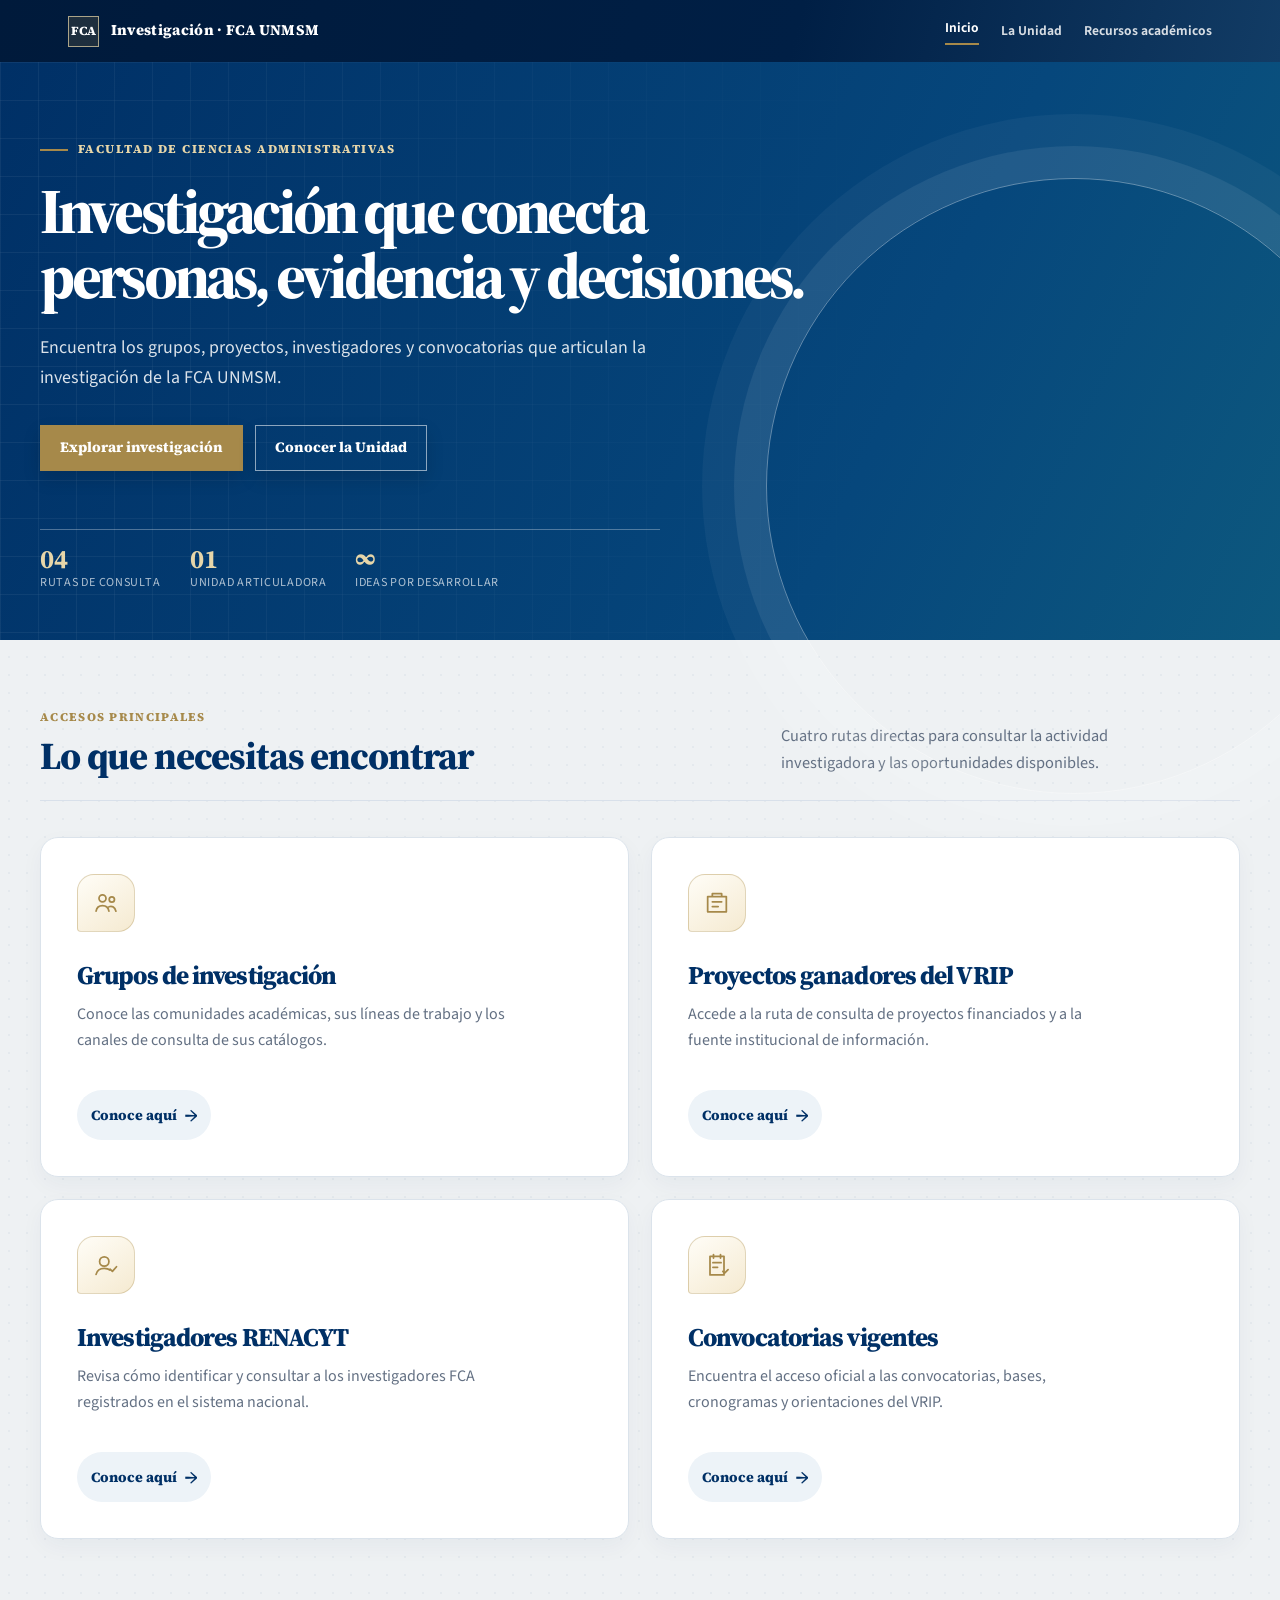
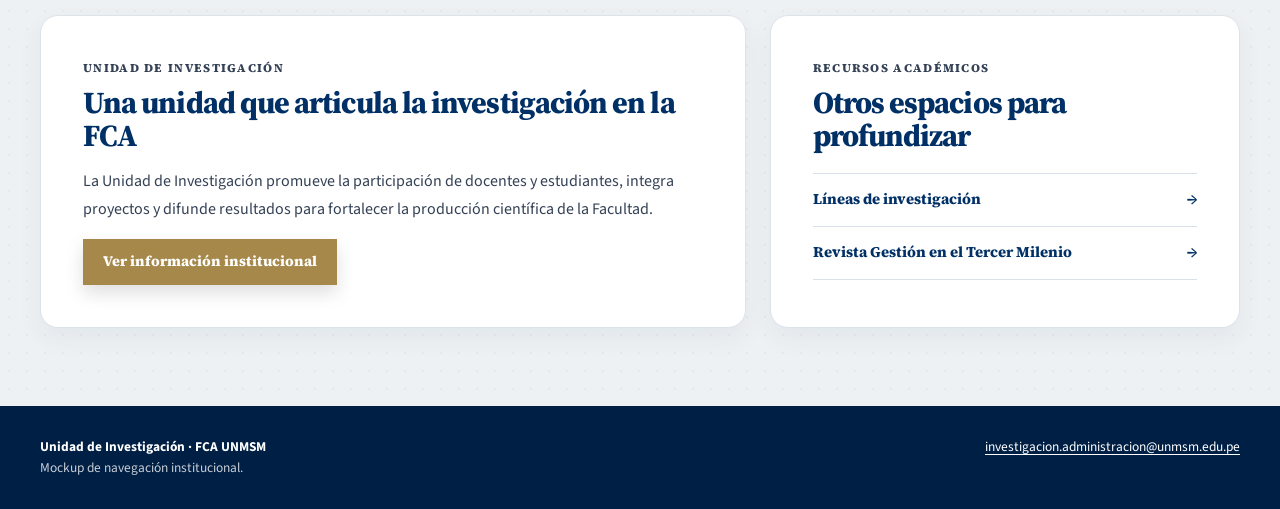
<file: unidad-investigacion-elementor.html>
<!doctype html>
<html lang="es">
	<head>
		<meta charset="UTF-8" />
		<meta name="viewport" content="width=device-width, initial-scale=1.0" />
		<meta
			name="description"
			content="Portal de investigación de la Facultad de Ciencias Administrativas de la UNMSM."
		/>
		<title>Investigación | FCA UNMSM</title>
		<link rel="stylesheet" href="investigacion-mock.css" />
	</head>
	<body>
		<div class="research-shell">
			<header class="research-topbar">
				<div class="research-topbar-inner">
					<a
						class="research-brand"
						href="unidad-investigacion-elementor.html"
						aria-label="Inicio de Investigación FCA"
					>
						<span class="research-brand-mark" aria-hidden="true"
							>FCA</span
						>
						<span>Investigación · FCA UNMSM</span>
					</a>
					<nav class="research-nav" aria-label="Navegación principal">
						<a
							href="unidad-investigacion-elementor.html"
							aria-current="page"
							>Inicio</a
						>
						<a href="la-unidad.html">La Unidad</a>
						<a href="recursos-academicos.html"
							>Recursos académicos</a
						>
					</nav>
				</div>
			</header>

			<main>
				<section
					class="research-hero"
					aria-labelledby="titulo-principal"
				>
					<div class="research-hero-inner">
						<p class="research-kicker">
							Facultad de Ciencias Administrativas
						</p>
						<h1 id="titulo-principal">
							Investigación que conecta personas, evidencia y
							decisiones.
						</h1>
						<p>
							Encuentra los grupos, proyectos, investigadores y
							convocatorias que articulan la investigación de la
							FCA UNMSM.
						</p>
						<div class="research-hero-actions">
							<a
								class="research-button"
								href="#accesos-principales"
								>Explorar investigación</a
							>
							<a
								class="research-button research-button--outline"
								href="la-unidad.html"
								>Conocer la Unidad</a
							>
						</div>
						<div class="research-hero-metrics" aria-label="Datos de investigación">
							<div><strong>04</strong><span>rutas de consulta</span></div>
							<div><strong>01</strong><span>unidad articuladora</span></div>
							<div><strong>∞</strong><span>ideas por desarrollar</span></div>
						</div>
					</div>
				</section>

				<div class="research-main">
					<section
						class="research-section"
						id="accesos-principales"
						aria-labelledby="titulo-accesos"
					>
						<div class="research-section-heading">
							<div>
								<p class="research-eyebrow">
									Accesos principales
								</p>
								<h2 id="titulo-accesos">
									Lo que necesitas encontrar
								</h2>
							</div>
							<p>
								Cuatro rutas directas para consultar la
								actividad investigadora y las oportunidades
								disponibles.
							</p>
						</div>

						<div class="research-hub-grid">
							<a
								class="research-hub-card"
								href="grupos-investigacion.html"
							>
								<span class="research-card-icon" aria-hidden="true">
									<svg viewBox="0 0 24 24" fill="none"><circle cx="9" cy="8" r="3"/><circle cx="17" cy="9" r="2.25"/><path d="M3.5 19c.5-3.1 2.3-4.7 5.5-4.7s5 1.6 5.5 4.7M14.5 15.2c2.9-.9 5.1.4 6 3.8"/></svg>
								</span>
								<h3>Grupos de investigación</h3>
								<p>
									Conoce las comunidades académicas, sus
									líneas de trabajo y los canales de consulta
									de sus catálogos.
								</p>
								<span class="research-card-link"
									>Conoce aquí</span
								>
							</a>
							<a
								class="research-hub-card"
								href="proyectos-vrip.html"
							>
								<span class="research-card-icon" aria-hidden="true">
									<svg viewBox="0 0 24 24" fill="none"><path d="M4 6.5h16v13H4zM8 6.5V4h8v2.5M8 11h8M8 15h5"/></svg>
								</span>
								<h3>Proyectos ganadores del VRIP</h3>
								<p>
									Accede a la ruta de consulta de proyectos
									financiados y a la fuente institucional de
									información.
								</p>
								<span class="research-card-link"
									>Conoce aquí</span
								>
							</a>
							<a
								class="research-hub-card"
								href="investigadores-renacyt.html"
							>
								<span class="research-card-icon" aria-hidden="true">
									<svg viewBox="0 0 24 24" fill="none"><circle cx="10.5" cy="9" r="4"/><path d="M3.5 20c.8-3.4 3.1-5.2 7-5.2 2.1 0 3.7.5 4.9 1.5M15.5 15.5l2 2 3.5-4"/></svg>
								</span>
								<h3>Investigadores RENACYT</h3>
								<p>
									Revisa cómo identificar y consultar a los
									investigadores FCA registrados en el sistema
									nacional.
								</p>
								<span class="research-card-link"
									>Conoce aquí</span
								>
							</a>
							<a
								class="research-hub-card"
								href="convocatorias-vigentes.html"
							>
								<span class="research-card-icon" aria-hidden="true">
									<svg viewBox="0 0 24 24" fill="none"><path d="M6 4.5h12v16H6zM9 3v3M15 3v3M8.5 10h7M8.5 14h4"/><path d="M17 17.5l1.5 1.5 3-3"/></svg>
								</span>
								<h3>Convocatorias vigentes</h3>
								<p>
									Encuentra el acceso oficial a las
									convocatorias, bases, cronogramas y
									orientaciones del VRIP.
								</p>
								<span class="research-card-link"
									>Conoce aquí</span
								>
							</a>
						</div>
					</section>

					<section
						class="research-duo"
						aria-label="Información complementaria"
					>
						<article class="research-panel">
							<p class="research-eyebrow">
								Unidad de Investigación
							</p>
							<h2>
								Una unidad que articula la investigación en la
								FCA
							</h2>
							<p>
								La Unidad de Investigación promueve la
								participación de docentes y estudiantes, integra
								proyectos y difunde resultados para fortalecer
								la producción científica de la Facultad.
							</p>
							<a class="research-button" href="la-unidad.html"
								>Ver información institucional</a
							>
						</article>
						<aside class="research-panel">
							<p class="research-eyebrow">Recursos académicos</p>
							<h2>Otros espacios para profundizar</h2>
							<div class="research-link-list">
								<a href="recursos-academicos.html#lineas"
									>Líneas de investigación</a
								>
								<a href="recursos-academicos.html#revista"
									>Revista Gestión en el Tercer Milenio</a
								>
							</div>
						</aside>
					</section>
				</div>
			</main>

			<footer class="research-footer">
				<div class="research-footer-inner">
					<div>
						<strong>Unidad de Investigación · FCA UNMSM</strong
						><br />Mockup de navegación institucional.
					</div>
					<div>
						<a
							href="mailto:investigacion.administracion@unmsm.edu.pe"
							>investigacion.administracion@unmsm.edu.pe</a
						>
					</div>
				</div>
			</footer>
		</div>
	</body>
</html>
</file>
<file: investigacion-mock.css>
@import url('fca-core-public.css');
@import url('https://fonts.googleapis.com/css2?family=Source+Sans+3:wght@400;500;600;700&family=Source+Serif+4:opsz,wght@8..60,600;8..60,700;8..60,800&display=swap');

:root {
    --fca-core-font-main: 'Source Sans 3', Arial, sans-serif;
    --fca-core-font-heading: 'Source Serif 4', Georgia, serif;
    --research-ink: #003066;
    --research-ink-deep: #001f45;
    --research-gold: #a6894a;
    --research-paper: #eef1f3;
    --research-rule: #d8e0ea;
    --research-copy: #344155;
    --research-muted: #637083;
    --research-white: #ffffff;
}

* { box-sizing: border-box; }

html { scroll-behavior: smooth; }

body {
    margin: 0;
    background: var(--research-paper);
    color: var(--research-copy);
    font-family: var(--fca-core-font-main);
    line-height: 1.6;
    background-image: radial-gradient(rgba(0,48,102,.045) 1px, transparent 1px);
    background-size: 18px 18px;
}

a { color: inherit; }

a:focus-visible,
button:focus-visible {
    outline: 3px solid var(--research-gold);
    outline-offset: 3px;
}

.research-shell { overflow: hidden; }

.research-topbar {
    background: linear-gradient(105deg, #001a3b 0%, var(--research-ink-deep) 62%, #123c65 100%);
    color: #fff;
}

.research-topbar-inner {
    max-width: 1200px;
    min-height: 62px;
    margin: 0 auto;
    padding: 0 28px;
    display: flex;
    align-items: center;
    justify-content: space-between;
    gap: 24px;
}

.research-brand {
    display: flex;
    align-items: center;
    gap: 12px;
    color: #fff;
    text-decoration: none;
    font-family: var(--fca-core-font-heading);
    font-size: .92rem;
    font-weight: 800;
    letter-spacing: .02em;
}

.research-brand-mark {
    display: grid;
    width: 31px;
    height: 31px;
    place-items: center;
    border: 1px solid rgba(231,214,169,.7);
    background: rgba(166,137,74,.18);
    color: #fff;
    font-size: .78rem;
    line-height: 1;
}

.research-nav { display: flex; align-items: center; gap: 22px; }

.research-nav a {
    color: rgba(255,255,255,.84);
    font-size: .85rem;
    font-weight: 650;
    text-decoration: none;
}

.research-nav a:hover,
.research-nav a[aria-current="page"] { color: #fff; }

.research-nav a[aria-current="page"] { border-bottom: 2px solid var(--research-gold); padding-bottom: 5px; }

.research-hero {
    position: relative;
    isolation: isolate;
    background: linear-gradient(115deg, #003066 0%, #06477c 68%, #0d587e 100%);
    color: #fff;
}

.research-hero::before {
    position: absolute;
    z-index: -1;
    inset: 0;
    content: '';
    opacity: .2;
    background-image: linear-gradient(90deg, rgba(255,255,255,.28) 1px, transparent 1px), linear-gradient(rgba(255,255,255,.28) 1px, transparent 1px);
    background-size: 38px 38px;
    mask-image: linear-gradient(90deg, #000 0%, transparent 72%);
}

.research-hero::after {
    position: absolute;
    z-index: -1;
    right: -8vw;
    bottom: -12vw;
    width: min(48vw, 620px);
    aspect-ratio: 1;
    border: 1px solid rgba(255,255,255,.37);
    border-radius: 50%;
    content: '';
    box-shadow: 0 0 0 32px rgba(255,255,255,.07), 0 0 0 64px rgba(255,255,255,.04);
}

.research-hero-inner {
    position: relative;
    width: min(1200px, calc(100% - 48px));
    margin: 0 auto;
    padding: 78px 0 48px;
}

.research-kicker {
    display: flex;
    align-items: center;
    gap: 10px;
    margin: 0 0 19px;
    color: #e7d6a9;
    font-family: var(--fca-core-font-heading);
    font-size: .75rem;
    font-weight: 800;
    letter-spacing: .12em;
    text-transform: uppercase;
}

.research-kicker::before {
    width: 28px;
    height: 2px;
    background: var(--research-gold);
    content: '';
}

.research-hero h1 {
    max-width: 800px;
    margin: 0;
    font-family: var(--fca-core-font-heading);
    font-size: clamp(2.5rem, 5vw, 4.8rem);
    font-weight: 800;
    letter-spacing: -.06em;
    line-height: 1.02;
}

.research-hero p:not(.research-kicker) {
    max-width: 680px;
    margin: 24px 0 0;
    color: rgba(255,255,255,.86);
    font-size: 1.12rem;
    line-height: 1.7;
}

.research-hero-actions { display: flex; flex-wrap: wrap; gap: 12px; margin-top: 31px; }

.research-button {
    display: inline-flex;
    align-items: center;
    justify-content: center;
    min-height: 46px;
    padding: 10px 19px;
    border: 1px solid transparent;
    color: #fff;
    background: var(--research-gold);
    font-family: var(--fca-core-font-heading);
    font-size: .9rem;
    font-weight: 800;
    text-decoration: none;
    box-shadow: 0 8px 18px rgba(0,0,0,.13);
    transition: background .2s ease, transform .2s ease, box-shadow .2s ease;
}

.research-button:hover { background: #8f7440; transform: translateY(-2px); box-shadow: 0 12px 24px rgba(0,0,0,.2); }

.research-button--outline { border-color: rgba(255,255,255,.55); background: transparent; }
.research-button--outline:hover { background: #fff; color: var(--research-ink); }

.research-hero-metrics { display: flex; gap: 0; max-width: 620px; margin-top: 58px; border-top: 1px solid rgba(255,255,255,.3); }
.research-hero-metrics div { display: flex; min-width: 150px; flex-direction: column; gap: 1px; padding: 16px 28px 0 0; }
.research-hero-metrics strong { color: #e7d6a9; font-family: var(--fca-core-font-heading); font-size: 1.65rem; line-height: 1; }
.research-hero-metrics span { color: rgba(255,255,255,.68); font-size: .76rem; text-transform: uppercase; letter-spacing: .06em; }

.research-main { width: min(1200px, calc(100% - 48px)); margin: 0 auto; padding: 68px 0 78px; }

.research-section { margin-bottom: 76px; }
.research-section:last-child { margin-bottom: 0; }

.research-section-heading {
    display: grid;
    grid-template-columns: minmax(0, 1fr) minmax(230px, .65fr);
    gap: 36px;
    align-items: end;
    margin-bottom: 36px;
    padding-bottom: 23px;
    border-bottom: 1px solid var(--research-rule);
}

.research-eyebrow {
    margin: 0 0 8px;
    color: var(--research-gold);
    font-family: var(--fca-core-font-heading);
    font-size: .74rem;
    font-weight: 800;
    letter-spacing: .11em;
    text-transform: uppercase;
}

.research-section h2,
.research-panel h2,
.research-page-title h2 {
    margin: 0;
    color: var(--research-ink);
    font-family: var(--fca-core-font-heading);
    font-size: clamp(1.75rem, 3vw, 2.45rem);
    font-weight: 800;
    letter-spacing: -.03em;
    line-height: 1.08;
}

.research-section-heading > p { max-width: 390px; margin: 0; color: var(--research-muted); font-size: 1.02rem; line-height: 1.65; }

.research-hub-grid { display: grid; grid-template-columns: repeat(2, minmax(0, 1fr)); gap: 22px; }

.research-hub-card {
    position: relative;
    display: flex;
    min-height: 340px;
    flex-direction: column;
    padding: 36px;
    overflow: hidden;
    border: 1px solid #dbe3eb;
    border-radius: 18px;
    background: var(--research-white);
    box-shadow: 0 8px 22px rgba(0,48,102,.045);
    text-decoration: none;
    transition: border-color .2s ease, box-shadow .2s ease, transform .2s ease;
    animation: research-rise .65s both;
}

.research-hub-card:nth-child(2) { animation-delay: .08s; }
.research-hub-card:nth-child(3) { animation-delay: .16s; }
.research-hub-card:nth-child(4) { animation-delay: .24s; }
@keyframes research-rise { from { opacity: 0; transform: translateY(18px); } to { opacity: 1; transform: translateY(0); } }

.research-card-icon {
    display: grid;
    width: 58px;
    height: 58px;
    place-items: center;
    border: 1px solid rgba(166,137,74,.32);
    border-radius: 17px 17px 17px 4px;
    color: var(--research-gold);
    background: linear-gradient(145deg, #fffdf7, #f5ead1);
    transition: color .2s ease, background .2s ease, transform .2s ease;
}

.research-card-icon svg { width: 28px; height: 28px; stroke: currentColor; stroke-linecap: round; stroke-linejoin: round; stroke-width: 1.5; }

.research-hub-card:hover {
    border-color: rgba(0,48,102,.22);
    box-shadow: 0 18px 38px rgba(0,48,102,.12);
    transform: translateY(-6px);
}

.research-hub-card:hover .research-card-icon { color: #fff; background: var(--research-ink); transform: rotate(-4deg) scale(1.06); }

.research-hub-card h3 { max-width: 380px; margin: 29px 0 11px; color: var(--research-ink); font-family: var(--fca-core-font-heading); font-size: clamp(1.4rem, 2vw, 1.7rem); font-weight: 800; letter-spacing: -.035em; line-height: 1.12; }
.research-hub-card p { max-width: 440px; margin: 0; color: var(--research-muted); font-size: 1rem; line-height: 1.65; }

.research-card-link { display: inline-flex; align-items: center; align-self: flex-start; gap: 8px; margin-top: auto; padding: 10px 14px; border-radius: 999px; background: #edf3f8; color: var(--research-ink); font-family: var(--fca-core-font-heading); font-size: .88rem; font-weight: 800; transition: background .2s ease, color .2s ease; }
.research-card-link::after { content: '→'; font-size: 1.15rem; transition: transform .2s ease; }
.research-hub-card:hover .research-card-link { background: var(--research-ink); color: #fff; }
.research-hub-card:hover .research-card-link::after { transform: translateX(4px); }

.research-duo { display: grid; grid-template-columns: 1.2fr .8fr; gap: 24px; }
.research-panel { padding: 42px; border: 1px solid #dbe3eb; border-radius: 18px; background: var(--research-white); box-shadow: 0 10px 26px rgba(0,48,102,.055); }
.research-panel h2 { font-size: clamp(1.65rem, 2.4vw, 2rem); }
.research-panel p { max-width: 690px; color: var(--research-copy); line-height: 1.7; }
.research-panel p:last-child { margin-bottom: 0; }

.research-link-list { display: flex; flex-direction: column; margin-top: 21px; border-top: 1px solid var(--research-rule); }
.research-link-list a { display: flex; align-items: center; justify-content: space-between; gap: 16px; padding: 14px 0; border-bottom: 1px solid var(--research-rule); color: var(--research-ink); font-family: var(--fca-core-font-heading); font-size: .93rem; font-weight: 750; text-decoration: none; }
.research-link-list a::after { content: '→'; }
.research-link-list a:hover { color: var(--research-gold); }

.research-breadcrumb { width: min(1200px, calc(100% - 48px)); margin: 0 auto; padding: 22px 0 0; color: var(--research-muted); font-size: .86rem; }
.research-main > .research-breadcrumb { width: 100%; }
.research-breadcrumb a { color: var(--research-ink); font-weight: 700; text-decoration: none; }
.research-breadcrumb span { margin: 0 7px; }

.research-page-title { padding: 38px 0 48px; }
.research-page-title h1 { max-width: 800px; margin: 0; color: var(--research-ink); font-family: var(--fca-core-font-heading); font-size: clamp(2.4rem, 5vw, 4.3rem); font-weight: 800; letter-spacing: -.045em; line-height: 1.02; }
.research-page-title p { max-width: 720px; margin: 20px 0 0; color: var(--research-muted); font-size: 1.08rem; }

.research-content-grid { display: grid; grid-template-columns: minmax(0, 1fr) 310px; gap: 28px; align-items: start; }
.research-content { padding: 34px; background: var(--research-white); border: 1px solid var(--research-rule); }
.research-content > :first-child { margin-top: 0; }
.research-content h2 { margin: 34px 0 14px; color: var(--research-ink); font-family: var(--fca-core-font-heading); font-size: 1.55rem; line-height: 1.15; }
.research-content h3 { margin: 25px 0 7px; color: var(--research-ink); font-family: var(--fca-core-font-heading); font-size: 1.15rem; }
.research-content p, .research-content li { color: var(--research-copy); }
.research-content ul { padding-left: 20px; }

.research-aside { padding: 25px; background: #eaf0f7; border-top: 4px solid var(--research-gold); }
.research-aside h2 { margin: 0; color: var(--research-ink); font-family: var(--fca-core-font-heading); font-size: 1.3rem; line-height: 1.15; }
.research-aside p { margin: 12px 0 0; color: var(--research-copy); font-size: .95rem; }
.research-aside .research-button { width: 100%; margin-top: 20px; }

.research-unit-layout { grid-template-columns: minmax(0, 1fr) 330px; }
.research-content.research-unit-content { padding: 0; border: 0; background: transparent; }

.research-unit-purpose {
    display: grid;
    grid-template-columns: 66px minmax(0, 1fr);
    gap: 0 22px;
    padding: 42px;
    border: 1px solid #dbe3eb;
    border-radius: 18px;
    background: var(--research-white);
    box-shadow: 0 10px 26px rgba(0,48,102,.055);
}

.research-unit-icon {
    display: grid;
    width: 58px;
    height: 58px;
    place-items: center;
    border-radius: 18px 18px 18px 4px;
    background: linear-gradient(145deg, #fffdf7, #f5ead1);
    color: var(--research-gold);
}

.research-unit-icon svg { width: 29px; height: 29px; stroke: currentColor; stroke-linecap: round; stroke-linejoin: round; stroke-width: 1.5; }
.research-unit-purpose .research-eyebrow { margin-bottom: 6px; }
.research-unit-purpose h2 { margin: 0; color: var(--research-ink); font-family: var(--fca-core-font-heading); font-size: clamp(1.75rem, 3vw, 2.35rem); letter-spacing: -.04em; line-height: 1.08; }
.research-unit-purpose > p { grid-column: 2; margin: 22px 0 0; color: var(--research-copy); font-size: 1.05rem; line-height: 1.72; }

.research-director { display: grid; grid-template-columns: 190px minmax(0, 1fr); grid-template-areas: 'photo heading' 'photo credentials' 'photo bio' 'footer footer'; column-gap: 34px; margin-top: 18px; padding: 38px 42px 32px; border: 1px solid #dbe3eb; border-radius: 18px; background: linear-gradient(135deg, rgba(255,255,255,.94), rgba(234,240,247,.7)); }
.research-director-photo { display: grid; grid-area: photo; width: 190px; min-height: 0; aspect-ratio: 3 / 4; align-self: start; place-content: center; gap: 12px; margin: 0; border: 1px dashed rgba(0,48,102,.25); border-radius: 14px; background: linear-gradient(145deg, rgba(255,255,255,.8), rgba(220,230,239,.72)); color: var(--research-muted); text-align: center; }
.research-director-photo svg { width: 42px; height: 42px; margin: 0 auto; stroke: var(--research-gold); stroke-linecap: round; stroke-linejoin: round; stroke-width: 1.25; }
.research-director-photo figcaption { max-width: 130px; font-family: var(--fca-core-font-heading); font-size: .73rem; font-weight: 800; letter-spacing: .08em; line-height: 1.4; text-transform: uppercase; }
.research-director-photo img { width: 100%; height: 100%; object-fit: cover; }
.research-director-heading { display: flex; grid-area: heading; align-items: center; gap: 20px; }
.research-unit-icon--director { width: 54px; height: 54px; flex: 0 0 auto; border-radius: 16px 16px 16px 4px; background: var(--research-ink); color: #e7d6a9; }
.research-unit-icon--director svg { width: 28px; height: 28px; }
.research-director-heading .research-eyebrow { margin-bottom: 5px; }
.research-director h2 { margin: 0; color: var(--research-ink); font-family: var(--fca-core-font-heading); font-size: clamp(1.55rem, 2.6vw, 2rem); letter-spacing: -.035em; line-height: 1.1; }
.research-director-credentials { grid-area: credentials; max-width: 790px; margin: 24px 0 0; color: var(--research-copy); font-size: 1rem; font-weight: 500; line-height: 1.68; }
.research-director-bio { display: grid; grid-area: bio; grid-template-columns: 1fr; gap: 16px; margin-top: 24px; }
.research-director-bio p { margin: 0; color: var(--research-copy); font-size: .98rem; line-height: 1.7; }
.research-director-footer { display: flex; grid-area: footer; align-items: flex-start; flex-direction: column; gap: 8px; margin-top: 29px; padding-top: 20px; border-top: 1px solid rgba(0,48,102,.16); color: var(--research-muted); font-size: .91rem; line-height: 1.55; }
.research-director-footer em { color: var(--research-ink); font-weight: 600; }
.research-director-footer a { color: var(--research-ink); font-family: var(--fca-core-font-heading); font-size: .88rem; font-weight: 700; text-decoration: none; text-underline-offset: 4px; }
.research-director-footer a:hover { color: var(--research-gold); text-decoration: underline; }

.research-unit-principles { display: grid; grid-template-columns: repeat(2, minmax(0, 1fr)); gap: 18px; margin-top: 18px; }
.research-unit-principle { padding: 30px; border: 1px solid #dbe3eb; border-radius: 18px; background: rgba(255,255,255,.86); }
.research-unit-icon--small { width: 44px; height: 44px; border-radius: 13px 13px 13px 3px; }
.research-unit-icon--small svg { width: 22px; height: 22px; }
.research-unit-principle h2 { margin: 21px 0 9px; color: var(--research-ink); font-family: var(--fca-core-font-heading); font-size: 1.45rem; letter-spacing: -.025em; line-height: 1.1; }
.research-unit-principle p { margin: 0; color: var(--research-muted); font-size: .98rem; line-height: 1.65; }

.research-unit-objectives { margin-top: 18px; padding: 36px 42px 40px; border-radius: 18px; background: var(--research-ink); color: #fff; }
.research-unit-objectives .research-eyebrow { color: #e7d6a9; }
.research-unit-objectives h2 { margin: 0; color: #fff; font-family: var(--fca-core-font-heading); font-size: 1.75rem; letter-spacing: -.03em; line-height: 1.1; }
.research-unit-objectives ul { display: grid; gap: 12px; margin: 25px 0 0; padding: 0; list-style: none; }
.research-unit-objectives li { position: relative; padding-left: 30px; color: rgba(255,255,255,.85); line-height: 1.55; }
.research-unit-objectives li::before { position: absolute; top: .5em; left: 0; width: 14px; height: 7px; border-bottom: 2px solid #e7d6a9; border-left: 2px solid #e7d6a9; transform: rotate(-45deg); content: ''; }

.research-unit-contact { padding: 34px; border: 0; border-radius: 18px; background: linear-gradient(160deg, #003066, #00234d); box-shadow: 0 16px 34px rgba(0,31,69,.16); color: #fff; }
.research-unit-icon--contact { width: 48px; height: 48px; border-radius: 15px 15px 15px 3px; background: rgba(255,255,255,.12); color: #e7d6a9; }
.research-unit-icon--contact svg { width: 24px; height: 24px; }
.research-unit-contact .research-eyebrow { margin: 24px 0 7px; color: #e7d6a9; }
.research-unit-contact h2 { color: #fff; font-family: var(--fca-core-font-heading); font-size: 1.75rem; letter-spacing: -.03em; line-height: 1.1; }
.research-unit-contact .research-contact-copy { margin: 14px 0 0; color: rgba(255,255,255,.78); font-size: .95rem; line-height: 1.6; }
.research-contact-detail { display: flex; flex-direction: column; gap: 3px; margin-top: 24px; padding-top: 20px; border-top: 1px solid rgba(255,255,255,.2); }
.research-contact-detail strong { color: #e7d6a9; font-family: var(--fca-core-font-heading); font-size: .76rem; letter-spacing: .09em; text-transform: uppercase; }
.research-contact-detail span { color: rgba(255,255,255,.88); font-size: .95rem; line-height: 1.55; }
.research-contact-email { display: block; margin-top: 24px; color: #fff; font-size: .9rem; line-height: 1.5; overflow-wrap: anywhere; text-underline-offset: 4px; }
.research-unit-contact .research-button { margin-top: 28px; background: #e7d6a9; color: var(--research-ink-deep); box-shadow: none; }
.research-unit-contact .research-button:hover { background: #fff; }

.research-resources-layout { grid-template-columns: minmax(0, 1fr) 330px; }
.research-content.research-resources-content { display: grid; gap: 18px; padding: 0; border: 0; background: transparent; }
.research-resource-card { padding: 38px 42px; border: 1px solid #dbe3eb; border-radius: 18px; background: var(--research-white); box-shadow: 0 10px 26px rgba(0,48,102,.045); }
.research-resource-card-heading { display: flex; align-items: center; gap: 20px; }
.research-resource-icon { width: 54px; height: 54px; flex: 0 0 auto; border-radius: 16px 16px 16px 4px; }
.research-resource-icon svg { width: 27px; height: 27px; }
.research-resource-card-heading .research-eyebrow { margin-bottom: 5px; }
.research-resource-card h2 { margin: 0; color: var(--research-ink); font-family: var(--fca-core-font-heading); font-size: clamp(1.55rem, 2.6vw, 2rem); letter-spacing: -.035em; line-height: 1.12; }
.research-resource-description { max-width: 720px; margin: 27px 0 0; color: var(--research-copy); font-size: 1.03rem; line-height: 1.7; }
.research-resource-action { display: grid; grid-template-columns: minmax(0, 1fr) auto; align-items: end; gap: 24px; margin-top: 29px; padding: 22px 0 0; border-top: 1px solid var(--research-rule); }
.research-resource-action div { display: flex; flex-direction: column; gap: 4px; }
.research-resource-action strong { color: var(--research-ink); font-family: var(--fca-core-font-heading); font-size: 1rem; font-weight: 700; }
.research-resource-action span { color: var(--research-muted); font-size: .93rem; line-height: 1.55; }
.research-resource-action a { display: inline-flex; align-items: center; gap: 8px; padding: 10px 14px; border-radius: 999px; background: #edf3f8; color: var(--research-ink); font-family: var(--fca-core-font-heading); font-size: .86rem; font-weight: 700; text-decoration: none; white-space: nowrap; transition: background .2s ease, color .2s ease; }
.research-resource-action a span { color: inherit; font-size: 1.1rem; transition: transform .2s ease; }
.research-resource-action a:hover { background: var(--research-ink); color: #fff; }
.research-resource-action a:hover span { transform: translateX(3px); }

.research-resource-help { padding: 34px; border: 0; border-radius: 18px; background: linear-gradient(160deg, #003066, #00234d); box-shadow: 0 16px 34px rgba(0,31,69,.16); color: #fff; }
.research-resource-help .research-eyebrow { margin: 24px 0 7px; color: #e7d6a9; }
.research-resource-help h2 { margin: 0; color: #fff; font-family: var(--fca-core-font-heading); font-size: 1.75rem; letter-spacing: -.03em; line-height: 1.1; }
.research-resource-help > p:not(.research-eyebrow) { margin: 14px 0 0; color: rgba(255,255,255,.78); font-size: .95rem; line-height: 1.6; }
.research-resource-help .research-button { margin-top: 28px; background: #e7d6a9; color: var(--research-ink-deep); box-shadow: none; }
.research-resource-help .research-button:hover { background: #fff; }

.research-record-list { display: grid; gap: 14px; }
.research-record { padding: 21px 22px; background: var(--research-white); border: 1px solid var(--research-rule); }
.research-record h3 { margin: 0; color: var(--research-ink); font-family: var(--fca-core-font-heading); font-size: 1.15rem; line-height: 1.2; }
.research-record p { margin: 7px 0 0; color: var(--research-muted); font-size: .94rem; }
.research-record a { display: inline-block; margin-top: 11px; color: var(--research-ink); font-family: var(--fca-core-font-heading); font-size: .87rem; font-weight: 800; text-decoration: none; }
.research-record a:hover { color: var(--research-gold); }

.research-notice { margin: 0 0 28px; padding: 15px 18px; background: #fff9ed; border-left: 4px solid var(--research-gold); color: #594819; font-size: .94rem; }

.research-footer { background: var(--research-ink-deep); color: rgba(255,255,255,.78); }
.research-footer-inner { width: min(1200px, calc(100% - 48px)); margin: 0 auto; padding: 30px 0; display: flex; justify-content: space-between; gap: 20px; font-size: .84rem; }
.research-footer strong { color: #fff; }
.research-footer a { color: #fff; text-underline-offset: 3px; }

@media (max-width: 1080px) {
    .research-topbar-inner { padding-right: 24px; padding-left: 24px; }
    .research-hero-inner, .research-main, .research-breadcrumb, .research-footer-inner { width: min(100% - 48px, 1200px); }
    .research-hero h1 { max-width: 800px; font-size: clamp(2.7rem, 5.3vw, 4.1rem); }
    .research-hero-metrics div { min-width: 0; flex: 1; padding-right: 14px; }
    .research-hub-card { min-height: 320px; padding: 32px; }
    .research-panel { padding: 36px; }
    .research-director { grid-template-columns: 164px minmax(0, 1fr); column-gap: 26px; }
    .research-director-bio { grid-template-columns: 1fr; gap: 16px; }
}

@media (max-width: 900px) {
    .research-hero-inner { padding-top: 64px; }
    .research-hero h1, .research-hero p:not(.research-kicker), .research-hero-actions, .research-hero-metrics { max-width: 100%; }
    .research-section-heading, .research-duo, .research-content-grid { grid-template-columns: 1fr; }
    .research-section-heading { gap: 14px; }
    .research-section-heading > p { max-width: 630px; }
    .research-content-grid { gap: 22px; }
    .research-aside { display: grid; grid-template-columns: minmax(0, 1fr) minmax(220px, .75fr); column-gap: 30px; align-items: center; }
    .research-aside h2 { grid-column: 1; }
    .research-aside p { grid-column: 1; }
    .research-aside .research-button { grid-column: 2; grid-row: 1 / span 2; margin-top: 0; }
    .research-unit-contact { display: block; }
    .research-resource-help { display: block; }
}

@media (max-width: 760px) {
    .research-topbar-inner { min-height: auto; flex-direction: column; align-items: flex-start; gap: 12px; padding-top: 16px; padding-bottom: 16px; }
    .research-nav { width: 100%; gap: 16px; overflow-x: auto; padding-bottom: 3px; }
    .research-nav a { white-space: nowrap; }
    .research-hero-inner { width: min(100% - 36px, 1200px); padding: 52px 0 58px; }
    .research-main, .research-breadcrumb, .research-footer-inner { width: min(100% - 36px, 1200px); }
    .research-main { padding: 45px 0 55px; }
    .research-section { margin-bottom: 54px; }
    .research-section-heading, .research-duo, .research-content-grid { grid-template-columns: 1fr; gap: 18px; }
    .research-hub-grid { grid-template-columns: 1fr; gap: 16px; }
    .research-hub-card { min-height: 308px; padding: 28px 25px; }
    .research-card-icon { width: 52px; height: 52px; }
    .research-hero-metrics { margin-top: 42px; flex-wrap: wrap; }
    .research-hero-metrics div { min-width: 33%; padding-right: 16px; }
    .research-aside { display: block; }
    .research-aside .research-button { margin-top: 20px; }
    .research-panel, .research-content { padding: 25px 22px; }
    .research-content.research-unit-content { padding: 0; }
    .research-content.research-resources-content { padding: 0; }
    .research-unit-purpose { padding: 30px; }
    .research-director { padding: 30px; }
    .research-director { grid-template-columns: 1fr; grid-template-areas: 'photo' 'heading' 'credentials' 'bio' 'footer'; row-gap: 0; }
    .research-director-photo { width: min(100%, 300px); min-height: 230px; margin-bottom: 25px; }
    .research-unit-objectives { padding: 30px; }
    .research-unit-contact { padding: 30px; }
    .research-resource-card { padding: 30px; }
    .research-resource-help { padding: 30px; }
    .research-page-title { padding: 30px 0 35px; }
    .research-footer-inner { flex-direction: column; }
}

@media (max-width: 520px) {
    .research-topbar-inner { padding-right: 18px; padding-left: 18px; }
    .research-brand { font-size: .84rem; }
    .research-nav { gap: 15px; }
    .research-hero-inner, .research-main, .research-breadcrumb, .research-footer-inner { width: min(100% - 36px, 1200px); }
    .research-hero h1 { font-size: clamp(2.15rem, 10.5vw, 3rem); line-height: 1.04; }
    .research-hero p:not(.research-kicker) { margin-top: 20px; font-size: 1rem; line-height: 1.65; }
    .research-hero-actions { gap: 10px; margin-top: 26px; }
    .research-hero-actions .research-button { flex: 1 1 145px; }
    .research-hero-metrics { display: grid; grid-template-columns: repeat(3, minmax(0, 1fr)); margin-top: 42px; }
    .research-hero-metrics div { min-width: 0; padding: 14px 8px 0 0; }
    .research-hero-metrics strong { font-size: 1.4rem; }
    .research-hero-metrics span { font-size: .66rem; line-height: 1.35; }
    .research-section-heading { margin-bottom: 28px; padding-bottom: 18px; }
    .research-hub-card { border-radius: 15px; }
    .research-unit-purpose { grid-template-columns: 1fr; gap: 20px; padding: 25px; }
    .research-unit-purpose > p { grid-column: 1; margin-top: 0; }
    .research-director { padding: 26px 25px; }
    .research-director-heading { align-items: flex-start; }
    .research-director-bio { grid-template-columns: 1fr; gap: 16px; }
    .research-director-footer { align-items: flex-start; flex-direction: column; gap: 12px; }
    .research-unit-principles { grid-template-columns: 1fr; gap: 14px; margin-top: 14px; }
    .research-unit-principle { padding: 25px; }
    .research-unit-objectives { margin-top: 14px; padding: 28px 25px; }
    .research-unit-contact { padding: 26px 25px; }
    .research-resource-card { padding: 26px 25px; }
    .research-resource-card-heading { align-items: flex-start; }
    .research-resource-action { grid-template-columns: 1fr; align-items: start; gap: 16px; }
    .research-resource-action a { justify-self: start; }
    .research-resource-help { padding: 26px 25px; }
    .research-page-title p { font-size: 1rem; }
    .research-breadcrumb { padding-top: 16px; }
}

@media (prefers-reduced-motion: reduce) {
    *, *::before, *::after { scroll-behavior: auto !important; transition-duration: .01ms !important; animation-duration: .01ms !important; }
}
</file>
